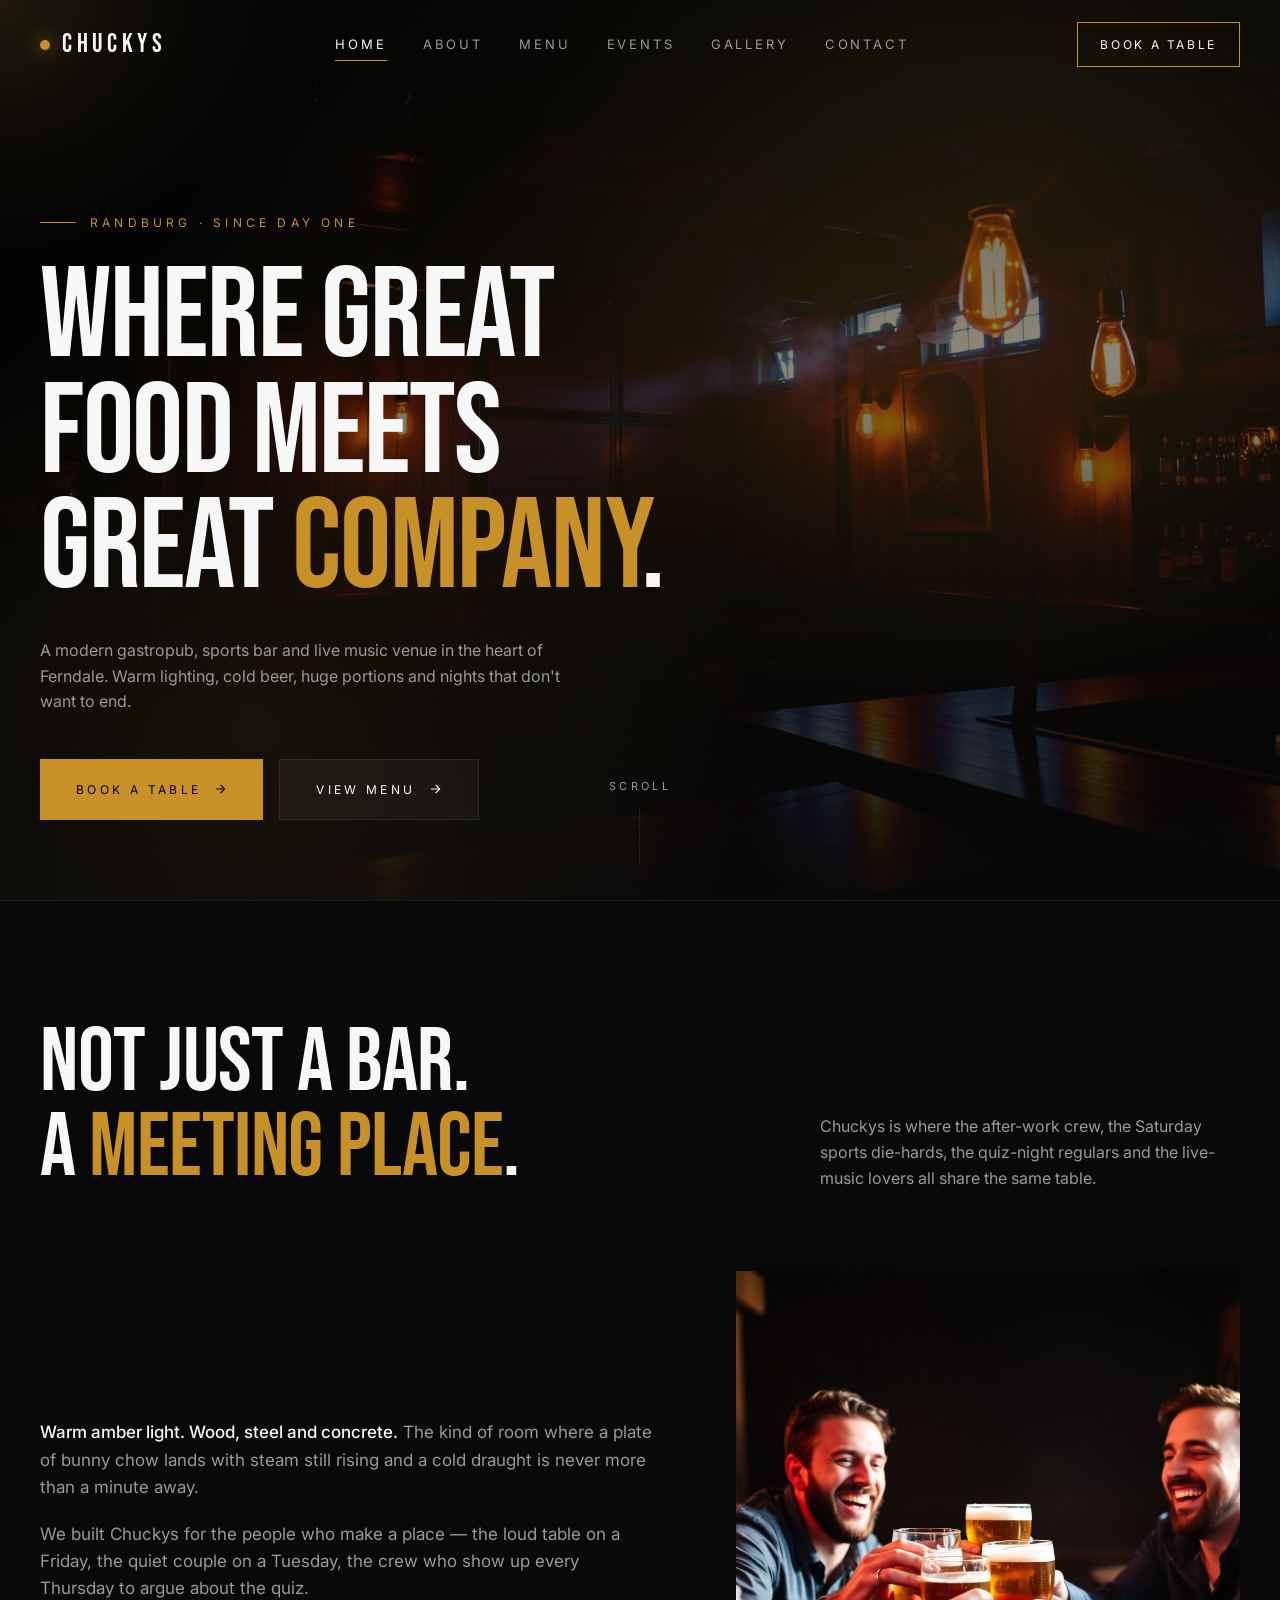
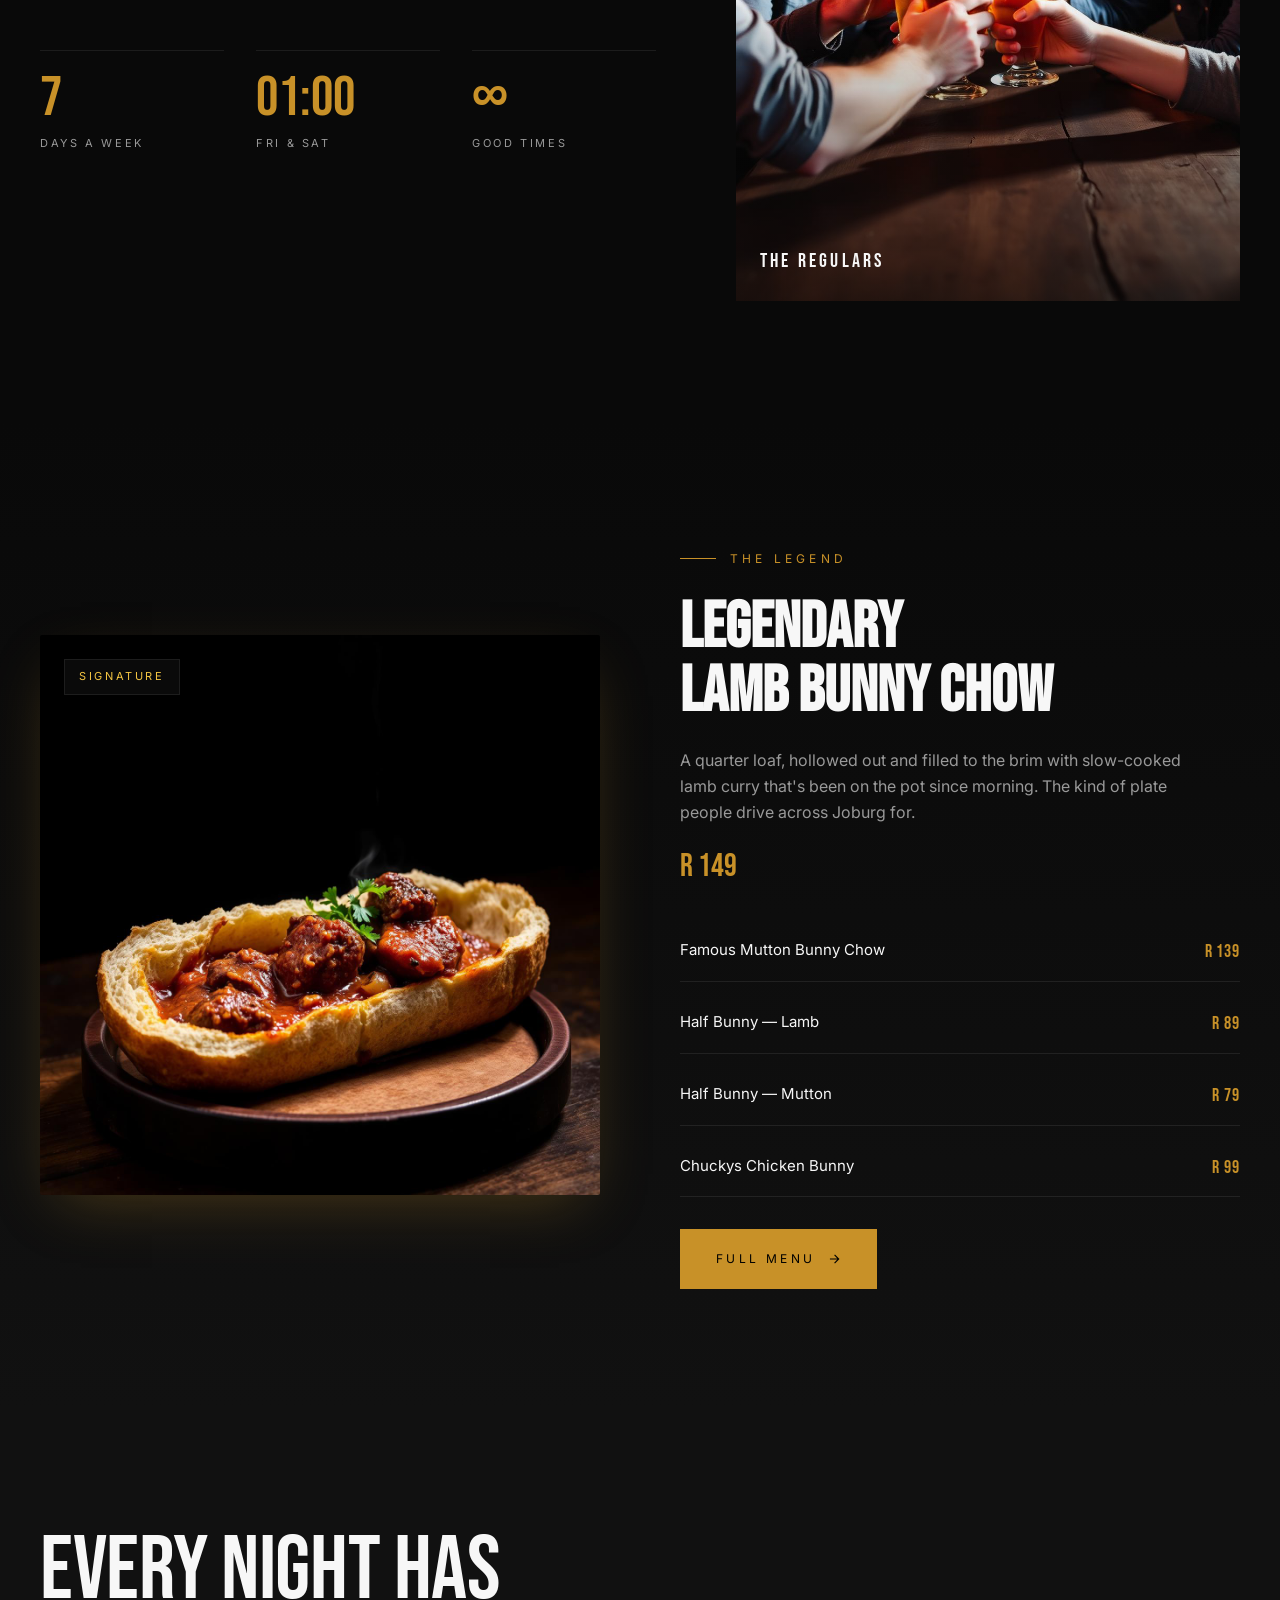
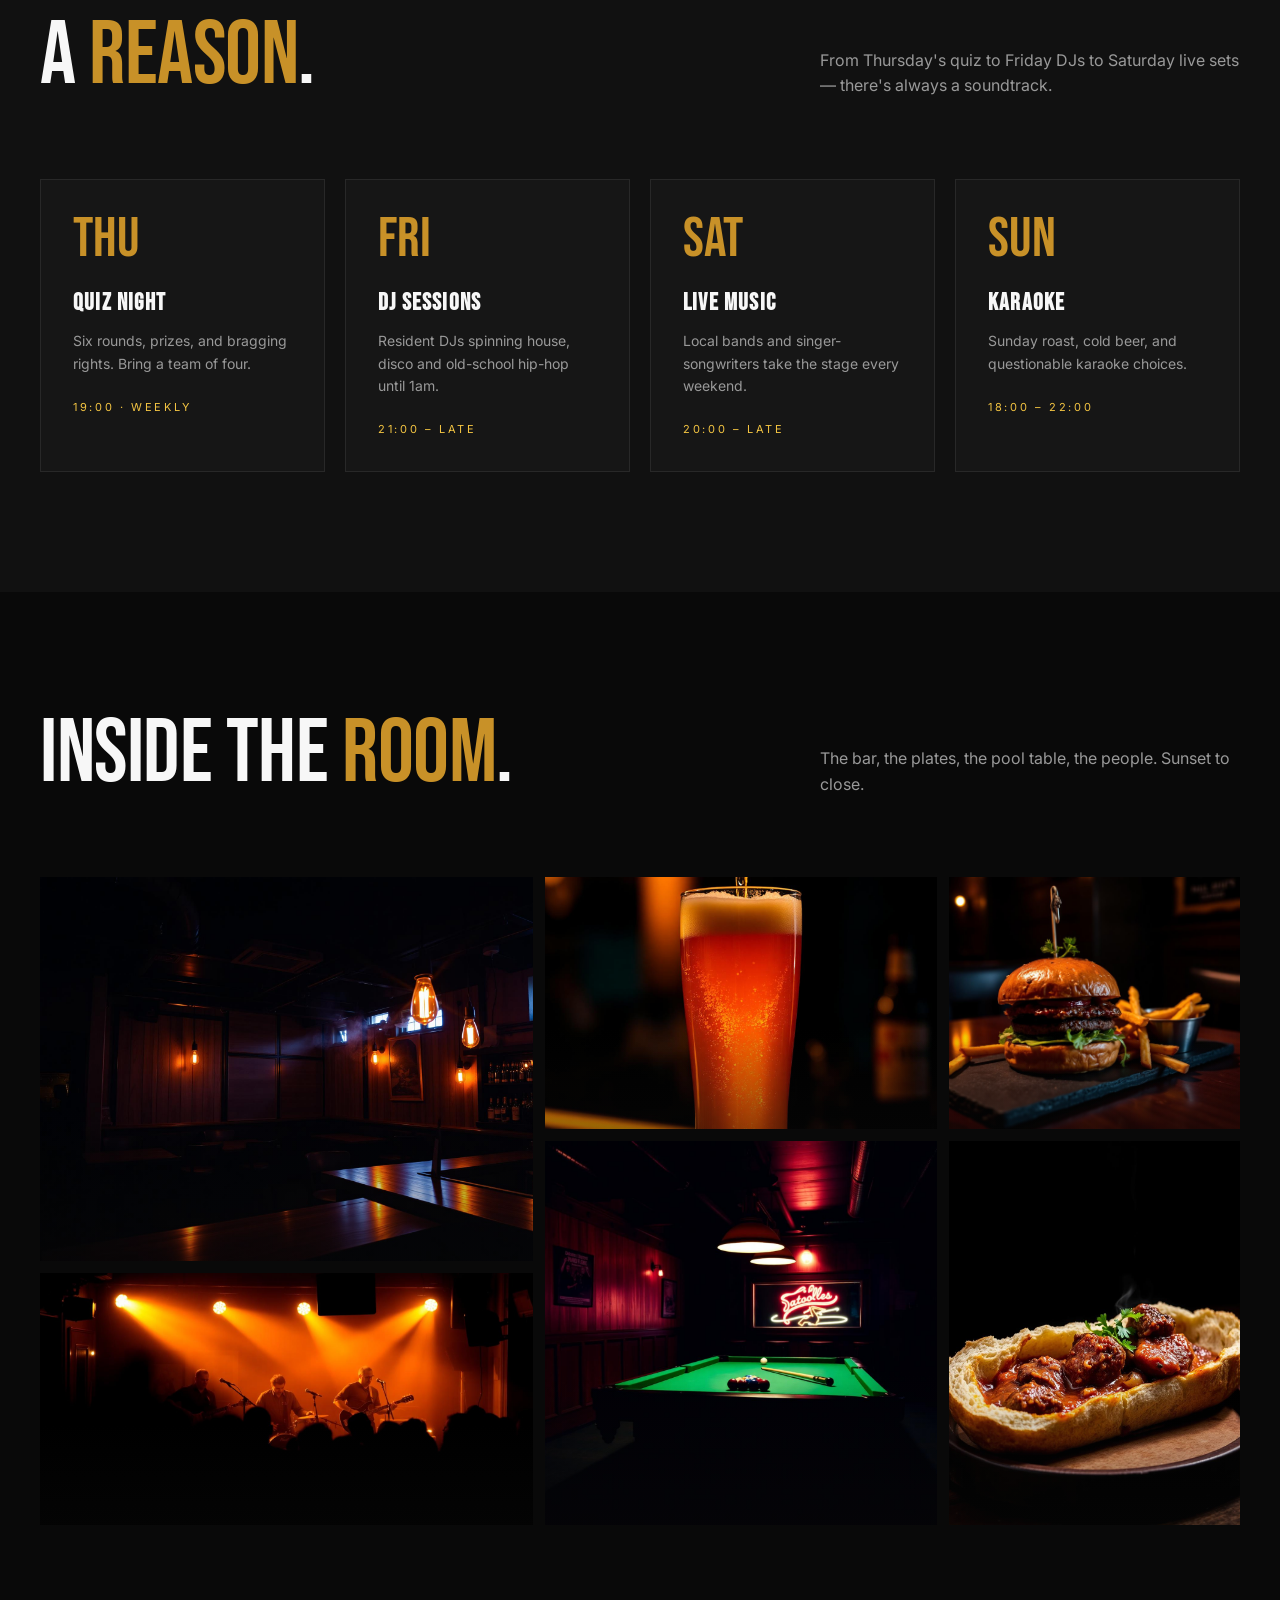
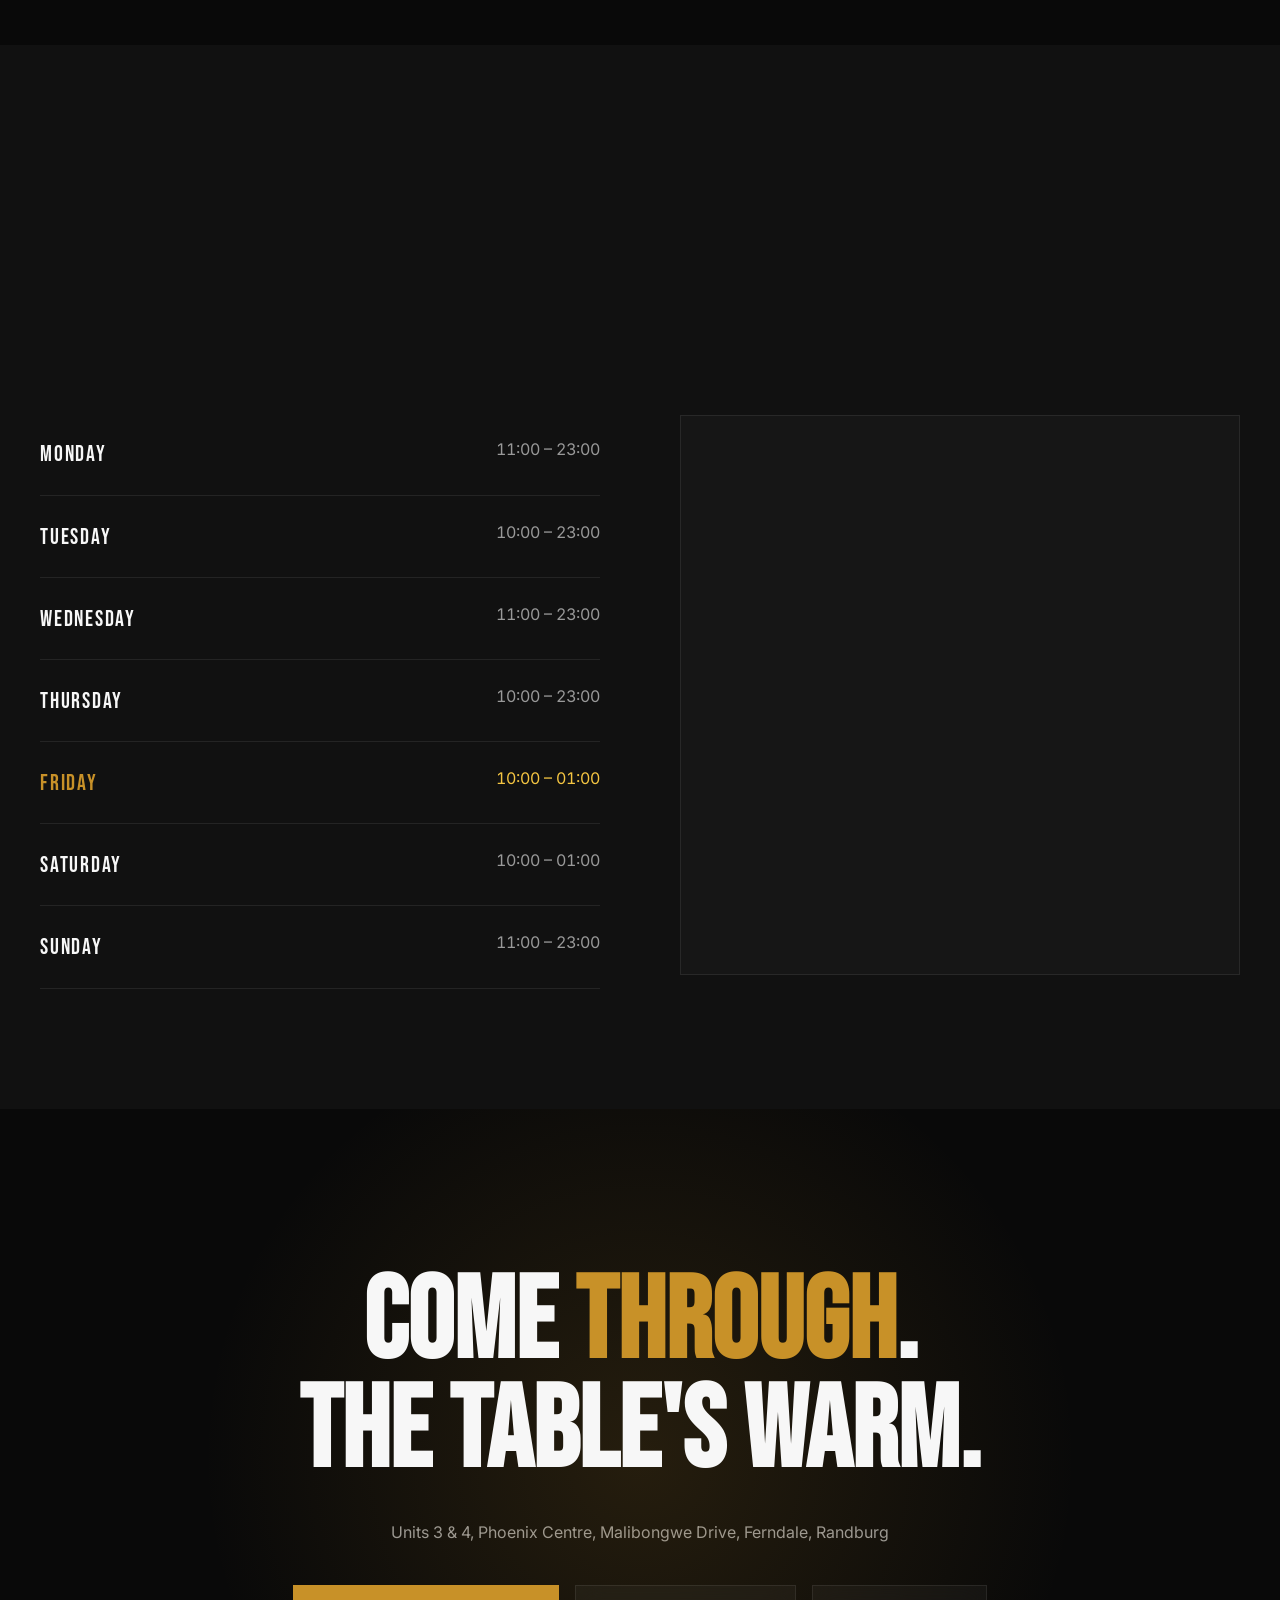
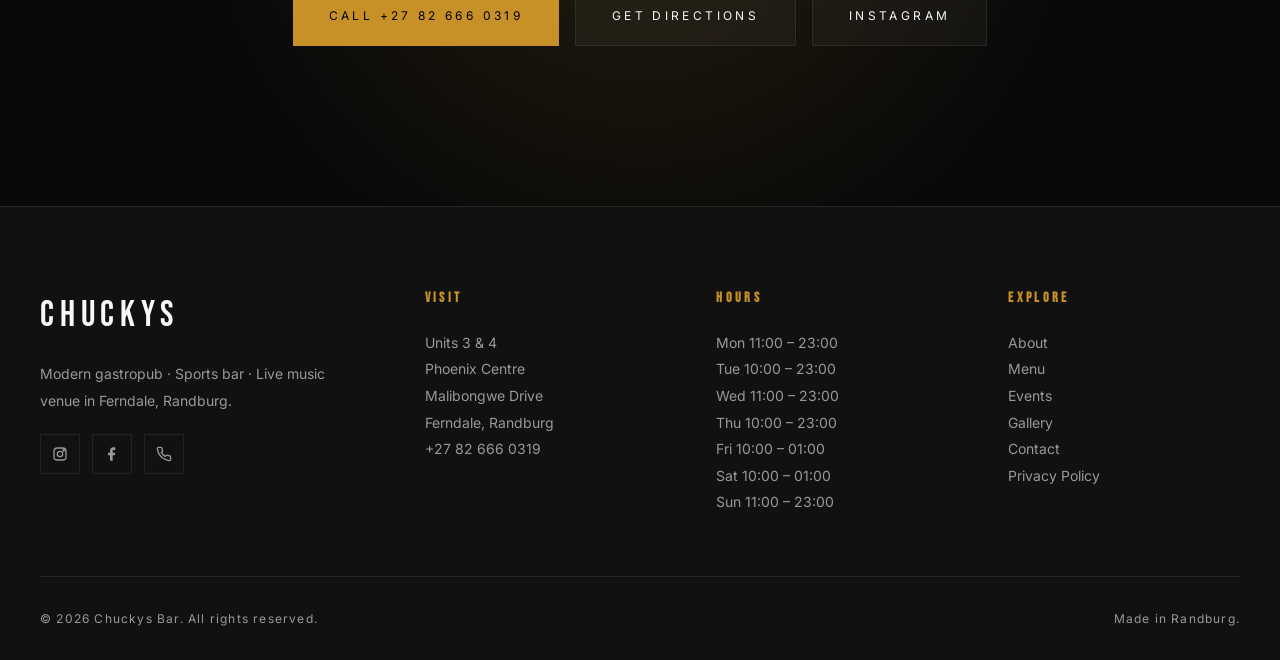
<file: index.html>
<!DOCTYPE html>
<html lang="en">
<head>
<meta charset="UTF-8" />
<meta name="viewport" content="width=device-width,initial-scale=1" />
<title>Chuckys Bar — Where Great Food Meets Great Company | Randburg</title>
<meta name="description" content="Chuckys Bar in Ferndale, Randburg — a modern gastropub, sports bar and live music venue famous for legendary lamb & mutton bunny chow, DJs, quiz nights and karaoke." />
<meta name="theme-color" content="#090909" />
<meta property="og:type" content="restaurant.bar" />
<meta property="og:title" content="Chuckys Bar — Where Great Food Meets Great Company" />
<meta property="og:description" content="Modern gastropub, sports bar and live music venue in Randburg. Legendary bunny chow, big screens, live music, DJs and quiz nights." />
<meta property="og:image" content="assets/hero.jpg" />
<meta property="og:url" content="/" />
<meta name="twitter:card" content="summary_large_image" />
<link rel="canonical" href="/" />
<link rel="icon" type="image/svg+xml" href="favicon.svg" />
<link rel="preconnect" href="https://fonts.googleapis.com">
<link rel="preconnect" href="https://fonts.gstatic.com" crossorigin>
<link href="https://fonts.googleapis.com/css2?family=Bebas+Neue&family=Inter:wght@300;400;500;600&display=swap" rel="stylesheet">
<link rel="stylesheet" href="css/styles.css" />
<script type="application/ld+json">
{"@context":"https://schema.org","@type":"BarOrPub","name":"Chuckys Bar","image":"assets/hero.jpg","address":{"@type":"PostalAddress","streetAddress":"Units 3 & 4, Phoenix Centre, Malibongwe Drive","addressLocality":"Ferndale, Randburg","addressCountry":"ZA"},"telephone":"+27826660319","servesCuisine":["Pub Food","South African","Bunny Chow"],"openingHoursSpecification":[
 {"@type":"OpeningHoursSpecification","dayOfWeek":"Monday","opens":"11:00","closes":"23:00"},
 {"@type":"OpeningHoursSpecification","dayOfWeek":"Tuesday","opens":"10:00","closes":"23:00"},
 {"@type":"OpeningHoursSpecification","dayOfWeek":"Wednesday","opens":"11:00","closes":"23:00"},
 {"@type":"OpeningHoursSpecification","dayOfWeek":"Thursday","opens":"10:00","closes":"23:00"},
 {"@type":"OpeningHoursSpecification","dayOfWeek":"Friday","opens":"10:00","closes":"01:00"},
 {"@type":"OpeningHoursSpecification","dayOfWeek":"Saturday","opens":"10:00","closes":"01:00"},
 {"@type":"OpeningHoursSpecification","dayOfWeek":"Sunday","opens":"11:00","closes":"23:00"}]}
</script>
</head>
<body>

<div class="loader"><div class="loader-mark"><span>C</span><span>H</span><span>U</span><span>C</span><span>K</span><span>Y</span><span>S</span><div class="loader-bar"></div></div></div>
<div class="cursor-glow" aria-hidden="true"></div>

<header class="nav">
  <a href="index.html" class="brand"><span class="brand-dot"></span>CHUCKYS</a>
  <nav class="nav-links" aria-label="Primary">
    <a href="index.html">Home</a>
    <a href="about.html">About</a>
    <a href="menu.html">Menu</a>
    <a href="events.html">Events</a>
    <a href="gallery.html">Gallery</a>
    <a href="contact.html">Contact</a>
  </nav>
  <a href="contact.html" class="nav-cta">Book a Table</a>
  <button class="hamburger" aria-label="Menu"><span></span><span></span><span></span></button>
</header>
<div class="mobile-menu">
  <a href="index.html">Home</a>
  <a href="about.html">About</a>
  <a href="menu.html">Menu</a>
  <a href="events.html">Events</a>
  <a href="gallery.html">Gallery</a>
  <a href="contact.html">Contact</a>
</div>

<main>
<section class="hero">
  <div class="hero-media"><img src="assets/hero.jpg" alt="Chuckys Bar interior at night" fetchpriority="high" /></div>
  <div class="smoke"></div>
  <div class="hero-inner">
    <div class="eyebrow">Randburg · Since Day One</div>
    <h1>
      <span class="line"><span>Where Great</span></span>
      <span class="line"><span>Food Meets</span></span>
      <span class="line"><span>Great <em>Company</em>.</span></span>
    </h1>
    <p class="hero-sub">A modern gastropub, sports bar and live music venue in the heart of Ferndale. Warm lighting, cold beer, huge portions and nights that don't want to end.</p>
    <div class="hero-actions">
      <a href="contact.html" class="btn btn-primary">Book a Table <svg viewBox="0 0 24 24" fill="none" stroke="currentColor" stroke-width="2"><path d="M5 12h14M13 5l7 7-7 7"/></svg></a>
      <a href="menu.html" class="btn btn-ghost">View Menu <svg viewBox="0 0 24 24" fill="none" stroke="currentColor" stroke-width="2"><path d="M5 12h14M13 5l7 7-7 7"/></svg></a>
    </div>
  </div>
  <div class="scroll-ind"><span>Scroll</span><div class="track"></div></div>
</section>

<section class="about" id="about">
  <div class="container">
    <div class="section-head reveal">
      <h2>Not just a bar.<br/>A <em>meeting place</em>.</h2>
      <p class="lead">Chuckys is where the after-work crew, the Saturday sports die-hards, the quiz-night regulars and the live-music lovers all share the same table.</p>
    </div>
    <div class="about-grid">
      <div class="about-copy reveal">
        <p><strong>Warm amber light. Wood, steel and concrete.</strong> The kind of room where a plate of bunny chow lands with steam still rising and a cold draught is never more than a minute away.</p>
        <p>We built Chuckys for the people who make a place — the loud table on a Friday, the quiet couple on a Tuesday, the crew who show up every Thursday to argue about the quiz.</p>
        <div class="stats">
          <div class="stat"><div class="num">7</div><div class="label">Days a Week</div></div>
          <div class="stat"><div class="num">01:00</div><div class="label">Fri & Sat</div></div>
          <div class="stat"><div class="num">∞</div><div class="label">Good Times</div></div>
        </div>
      </div>
      <div class="about-media reveal">
        <img src="assets/people.jpg" alt="Friends laughing over drinks at Chuckys Bar" loading="lazy" />
        <div class="tag">The Regulars</div>
      </div>
    </div>
  </div>
</section>

<section class="signature">
  <div class="container">
    <div class="sig-grid">
      <div class="sig-media reveal">
        <span class="sig-label">Signature</span>
        <img src="assets/bunny.jpg" alt="Legendary lamb bunny chow" loading="lazy" />
      </div>
      <div class="sig-copy reveal">
        <div class="eyebrow">The Legend</div>
        <h3>Legendary<br/>Lamb Bunny Chow</h3>
        <p style="color:var(--muted);max-width:52ch">A quarter loaf, hollowed out and filled to the brim with slow-cooked lamb curry that's been on the pot since morning. The kind of plate people drive across Joburg for.</p>
        <div class="price">R 149</div>
        <ul class="sig-list">
          <li><span>Famous Mutton Bunny Chow</span><span>R 139</span></li>
          <li><span>Half Bunny — Lamb</span><span>R 89</span></li>
          <li><span>Half Bunny — Mutton</span><span>R 79</span></li>
          <li><span>Chuckys Chicken Bunny</span><span>R 99</span></li>
        </ul>
        <div style="margin-top:32px"><a href="menu.html" class="btn btn-primary">Full Menu <svg viewBox="0 0 24 24" fill="none" stroke="currentColor" stroke-width="2"><path d="M5 12h14M13 5l7 7-7 7"/></svg></a></div>
      </div>
    </div>
  </div>
</section>

<section class="events" id="events">
  <div class="container">
    <div class="section-head reveal">
      <h2>Every night has a <em>reason</em>.</h2>
      <p class="lead">From Thursday's quiz to Friday DJs to Saturday live sets — there's always a soundtrack.</p>
    </div>
    <div class="events-grid reveal-stagger">
      <div class="event"><div class="day">Thu</div><h4>Quiz Night</h4><p>Six rounds, prizes, and bragging rights. Bring a team of four.</p><div class="time">19:00 · Weekly</div></div>
      <div class="event"><div class="day">Fri</div><h4>DJ Sessions</h4><p>Resident DJs spinning house, disco and old-school hip-hop until 1am.</p><div class="time">21:00 – Late</div></div>
      <div class="event"><div class="day">Sat</div><h4>Live Music</h4><p>Local bands and singer-songwriters take the stage every weekend.</p><div class="time">20:00 – Late</div></div>
      <div class="event"><div class="day">Sun</div><h4>Karaoke</h4><p>Sunday roast, cold beer, and questionable karaoke choices.</p><div class="time">18:00 – 22:00</div></div>
    </div>
  </div>
</section>

<section class="gallery" id="gallery">
  <div class="container">
    <div class="section-head reveal">
      <h2>Inside the <em>room</em>.</h2>
      <p class="lead">The bar, the plates, the pool table, the people. Sunset to close.</p>
    </div>
    <div class="gallery-grid reveal-stagger">
      <a href="gallery.html" class="gallery-item g1"><img src="assets/hero.jpg" alt="Bar interior" loading="lazy"/></a>
      <a href="gallery.html" class="gallery-item g2"><img src="assets/beer.jpg" alt="Pouring beer" loading="lazy"/></a>
      <a href="gallery.html" class="gallery-item g3"><img src="assets/burger.jpg" alt="Gourmet burger" loading="lazy"/></a>
      <a href="gallery.html" class="gallery-item g4"><img src="assets/pool.jpg" alt="Pool table" loading="lazy"/></a>
      <a href="gallery.html" class="gallery-item g5"><img src="assets/bunny.jpg" alt="Bunny chow" loading="lazy"/></a>
      <a href="gallery.html" class="gallery-item g6"><img src="assets/live.jpg" alt="Live music" loading="lazy"/></a>
    </div>
  </div>
</section>

<section class="hours" id="hours">
  <div class="container">
    <div class="section-head reveal">
      <h2>Open <em>late</em>. Almost always.</h2>
      <p class="lead">Weekends run until 1am. Weekdays keep the kitchen and taps going late.</p>
    </div>
    <div class="hours-grid">
      <ul class="hours-list reveal">
        <li><span class="day">Monday</span><span class="time">11:00 – 23:00</span></li>
        <li><span class="day">Tuesday</span><span class="time">10:00 – 23:00</span></li>
        <li><span class="day">Wednesday</span><span class="time">11:00 – 23:00</span></li>
        <li><span class="day">Thursday</span><span class="time">10:00 – 23:00</span></li>
        <li><span class="day">Friday</span><span class="time">10:00 – 01:00</span></li>
        <li><span class="day">Saturday</span><span class="time">10:00 – 01:00</span></li>
        <li><span class="day">Sunday</span><span class="time">11:00 – 23:00</span></li>
      </ul>
      <div class="map-wrap reveal">
        <iframe title="Chuckys Bar location" loading="lazy" src="https://www.google.com/maps?q=Phoenix+Centre+Malibongwe+Drive+Ferndale+Randburg&output=embed"></iframe>
      </div>
    </div>
  </div>
</section>

<section class="cta">
  <h2>Come <em>through</em>.<br/>The table's warm.</h2>
  <p style="color:var(--muted);max-width:52ch;margin:0 auto">Units 3 & 4, Phoenix Centre, Malibongwe Drive, Ferndale, Randburg</p>
  <div class="contact-row">
    <a href="tel:+27826660319" class="btn btn-primary">Call +27 82 666 0319</a>
    <a href="https://maps.google.com/?q=Phoenix+Centre+Malibongwe+Drive+Ferndale+Randburg" target="_blank" rel="noopener" class="btn btn-ghost">Get Directions</a>
    <a href="https://instagram.com" target="_blank" rel="noopener" class="btn btn-ghost">Instagram</a>
  </div>
</section>
</main>

<footer>
  <div class="foot-grid">
    <div>
      <span class="foot-brand">CHUCKYS</span>
      <p>Modern gastropub · Sports bar · Live music venue in Ferndale, Randburg.</p>
      <div class="socials">
        <a href="https://instagram.com" aria-label="Instagram"><svg viewBox="0 0 24 24" fill="none" stroke="currentColor" stroke-width="2"><rect x="3" y="3" width="18" height="18" rx="5"/><circle cx="12" cy="12" r="4"/><circle cx="17.5" cy="6.5" r="1" fill="currentColor"/></svg></a>
        <a href="https://facebook.com" aria-label="Facebook"><svg viewBox="0 0 24 24" fill="currentColor"><path d="M13 22v-8h3l1-4h-4V7.5C13 6.5 13.4 6 14.7 6H17V2.3c-.5-.1-1.7-.3-3-.3-3 0-5 1.8-5 5.2V10H6v4h3v8h4z"/></svg></a>
        <a href="tel:+27826660319" aria-label="Phone"><svg viewBox="0 0 24 24" fill="none" stroke="currentColor" stroke-width="2"><path d="M22 16.9v3a2 2 0 0 1-2.2 2 19.8 19.8 0 0 1-8.6-3.1 19.5 19.5 0 0 1-6-6A19.8 19.8 0 0 1 2.1 4.2 2 2 0 0 1 4.1 2h3a2 2 0 0 1 2 1.7c.1.9.3 1.8.6 2.6a2 2 0 0 1-.5 2.1L8 9.6a16 16 0 0 0 6 6l1.2-1.2a2 2 0 0 1 2.1-.5c.8.3 1.7.5 2.6.6a2 2 0 0 1 1.7 2z"/></svg></a>
      </div>
    </div>
    <div>
      <h5>Visit</h5>
      <p>Units 3 & 4<br/>Phoenix Centre<br/>Malibongwe Drive<br/>Ferndale, Randburg</p>
      <p><a href="tel:+27826660319">+27 82 666 0319</a></p>
    </div>
    <div>
      <h5>Hours</h5>
      <ul>
        <li>Mon 11:00 – 23:00</li>
        <li>Tue 10:00 – 23:00</li>
        <li>Wed 11:00 – 23:00</li>
        <li>Thu 10:00 – 23:00</li>
        <li>Fri 10:00 – 01:00</li>
        <li>Sat 10:00 – 01:00</li>
        <li>Sun 11:00 – 23:00</li>
      </ul>
    </div>
    <div>
      <h5>Explore</h5>
      <ul>
        <li><a href="about.html">About</a></li>
        <li><a href="menu.html">Menu</a></li>
        <li><a href="events.html">Events</a></li>
        <li><a href="gallery.html">Gallery</a></li>
        <li><a href="contact.html">Contact</a></li>
        <li><a href="privacy.html">Privacy Policy</a></li>
      </ul>
    </div>
  </div>
  <div class="foot-bottom">
    <span>© <span id="yr"></span> Chuckys Bar. All rights reserved.</span>
    <span>Made in Randburg.</span>
  </div>
</footer>
<script>document.getElementById('yr').textContent=new Date().getFullYear()</script>
<script src="js/main.js"></script>
</body>
</html>
</file>
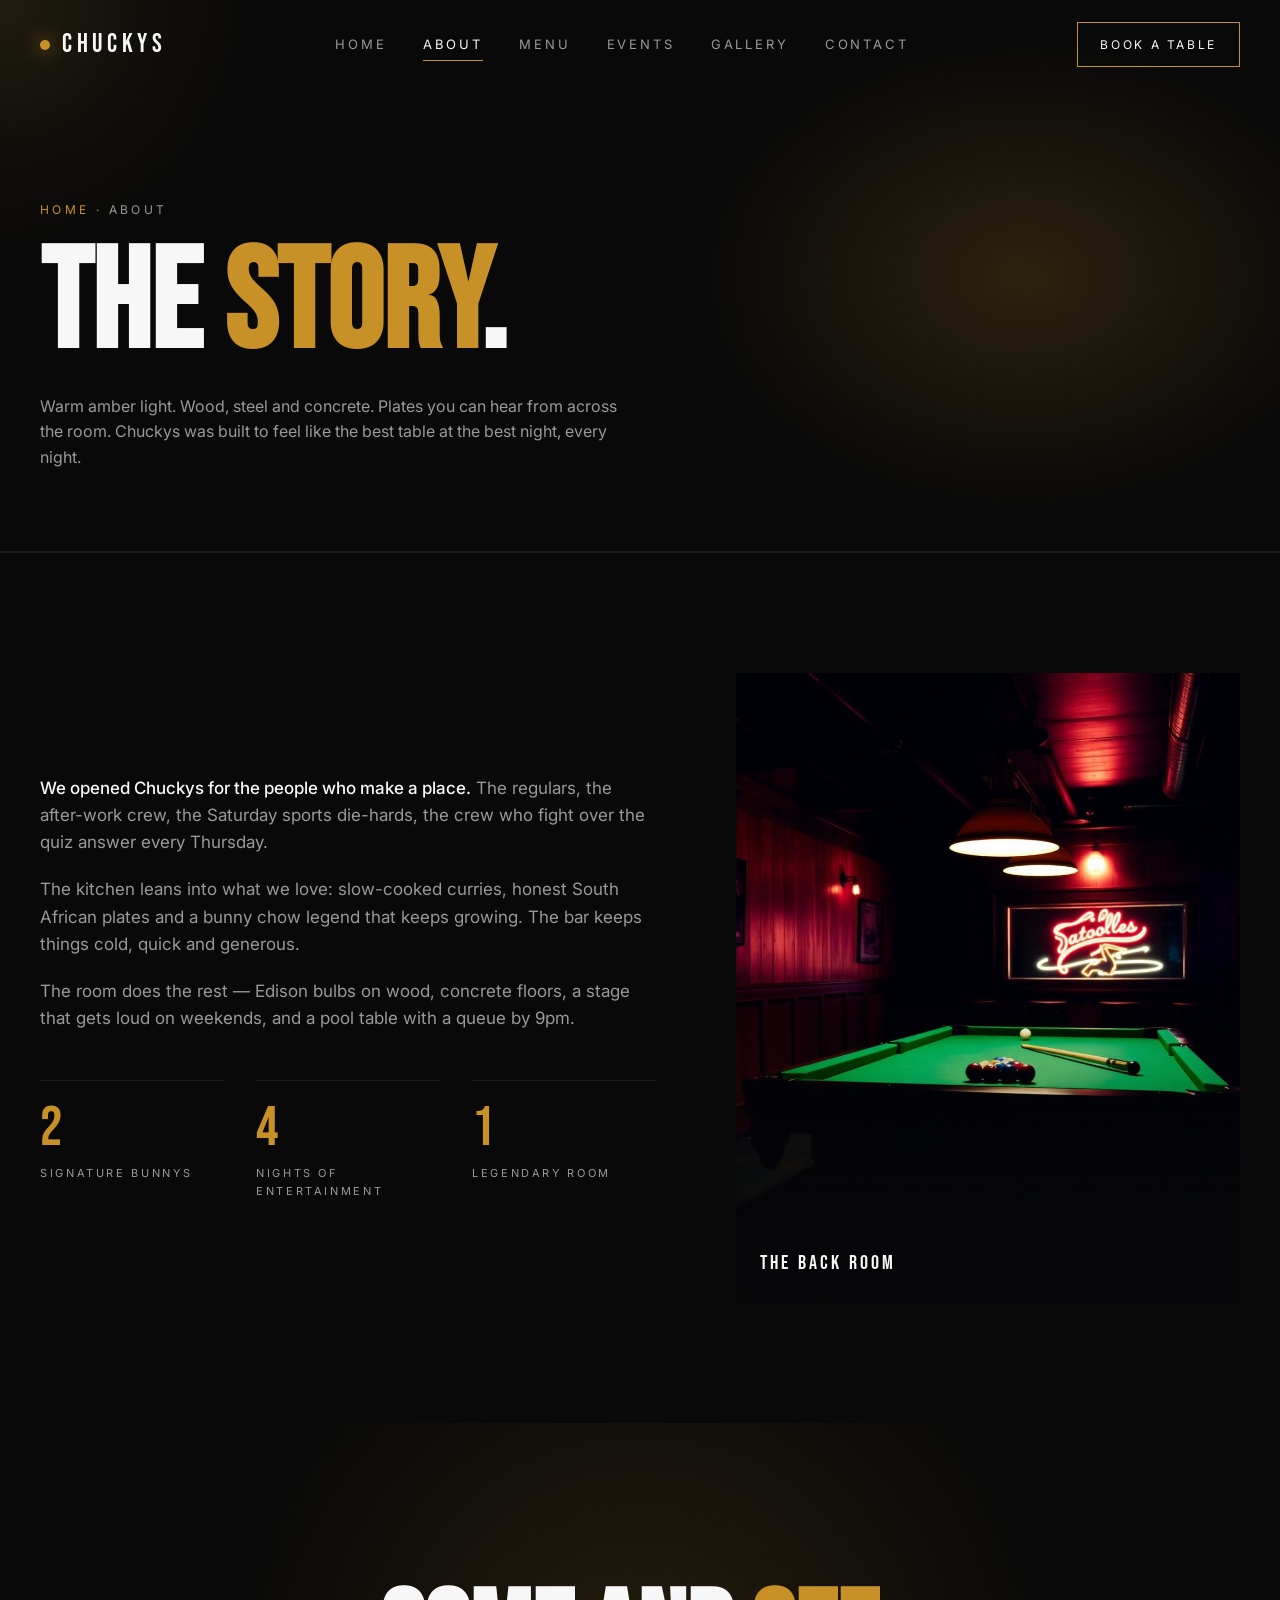
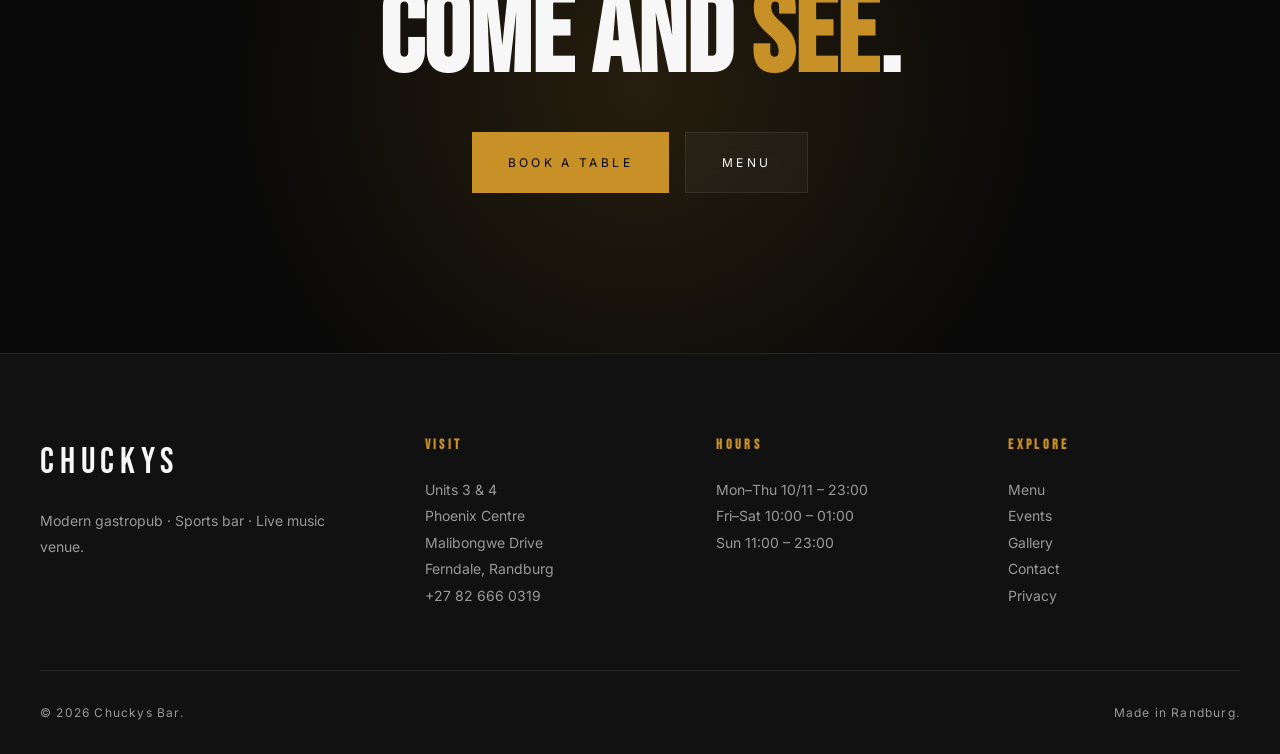
<file: about.html>
<!DOCTYPE html>
<html lang="en">
<head>
<meta charset="UTF-8" />
<meta name="viewport" content="width=device-width,initial-scale=1" />
<title>About — Chuckys Bar</title>
<meta name="description" content="The story of Chuckys Bar in Ferndale, Randburg — a gastropub with warm lighting, huge portions and even bigger nights." />
<link rel="icon" type="image/svg+xml" href="favicon.svg" />
<link rel="preconnect" href="https://fonts.googleapis.com">
<link rel="preconnect" href="https://fonts.gstatic.com" crossorigin>
<link href="https://fonts.googleapis.com/css2?family=Bebas+Neue&family=Inter:wght@300;400;500;600&display=swap" rel="stylesheet">
<link rel="stylesheet" href="css/styles.css" />
</head>
<body>
<div class="cursor-glow"></div>
<header class="nav">
  <a href="index.html" class="brand"><span class="brand-dot"></span>CHUCKYS</a>
  <nav class="nav-links"><a href="index.html">Home</a><a href="about.html">About</a><a href="menu.html">Menu</a><a href="events.html">Events</a><a href="gallery.html">Gallery</a><a href="contact.html">Contact</a></nav>
  <a href="contact.html" class="nav-cta">Book a Table</a>
  <button class="hamburger" aria-label="Menu"><span></span><span></span><span></span></button>
</header>
<div class="mobile-menu"><a href="index.html">Home</a><a href="about.html">About</a><a href="menu.html">Menu</a><a href="events.html">Events</a><a href="gallery.html">Gallery</a><a href="contact.html">Contact</a></div>

<section class="page-hero">
  <div class="page-hero-inner">
    <div class="crumb"><a href="index.html">Home</a> · About</div>
    <h1>The <em>story</em>.</h1>
    <p style="color:var(--muted);max-width:60ch;margin-top:24px">Warm amber light. Wood, steel and concrete. Plates you can hear from across the room. Chuckys was built to feel like the best table at the best night, every night.</p>
  </div>
</section>

<section class="about">
  <div class="container">
    <div class="about-grid">
      <div class="about-copy reveal">
        <p><strong>We opened Chuckys for the people who make a place.</strong> The regulars, the after-work crew, the Saturday sports die-hards, the crew who fight over the quiz answer every Thursday.</p>
        <p>The kitchen leans into what we love: slow-cooked curries, honest South African plates and a bunny chow legend that keeps growing. The bar keeps things cold, quick and generous.</p>
        <p>The room does the rest — Edison bulbs on wood, concrete floors, a stage that gets loud on weekends, and a pool table with a queue by 9pm.</p>
        <div class="stats">
          <div class="stat"><div class="num">2</div><div class="label">Signature Bunnys</div></div>
          <div class="stat"><div class="num">4</div><div class="label">Nights of Entertainment</div></div>
          <div class="stat"><div class="num">1</div><div class="label">Legendary Room</div></div>
        </div>
      </div>
      <div class="about-media reveal"><img src="assets/pool.jpg" alt="Pool table at Chuckys" loading="lazy" /><div class="tag">The Back Room</div></div>
    </div>
  </div>
</section>

<section class="cta">
  <h2>Come and <em>see</em>.</h2>
  <div class="contact-row"><a href="contact.html" class="btn btn-primary">Book a Table</a><a href="menu.html" class="btn btn-ghost">Menu</a></div>
</section>

<footer>
  <div class="foot-grid">
    <div><span class="foot-brand">CHUCKYS</span><p>Modern gastropub · Sports bar · Live music venue.</p></div>
    <div><h5>Visit</h5><p>Units 3 & 4<br/>Phoenix Centre<br/>Malibongwe Drive<br/>Ferndale, Randburg</p><p><a href="tel:+27826660319">+27 82 666 0319</a></p></div>
    <div><h5>Hours</h5><ul><li>Mon–Thu 10/11 – 23:00</li><li>Fri–Sat 10:00 – 01:00</li><li>Sun 11:00 – 23:00</li></ul></div>
    <div><h5>Explore</h5><ul><li><a href="menu.html">Menu</a></li><li><a href="events.html">Events</a></li><li><a href="gallery.html">Gallery</a></li><li><a href="contact.html">Contact</a></li><li><a href="privacy.html">Privacy</a></li></ul></div>
  </div>
  <div class="foot-bottom"><span>© <span id="yr"></span> Chuckys Bar.</span><span>Made in Randburg.</span></div>
</footer>
<script>document.getElementById('yr').textContent=new Date().getFullYear()</script>
<script src="js/main.js"></script>
</body></html>
</file>
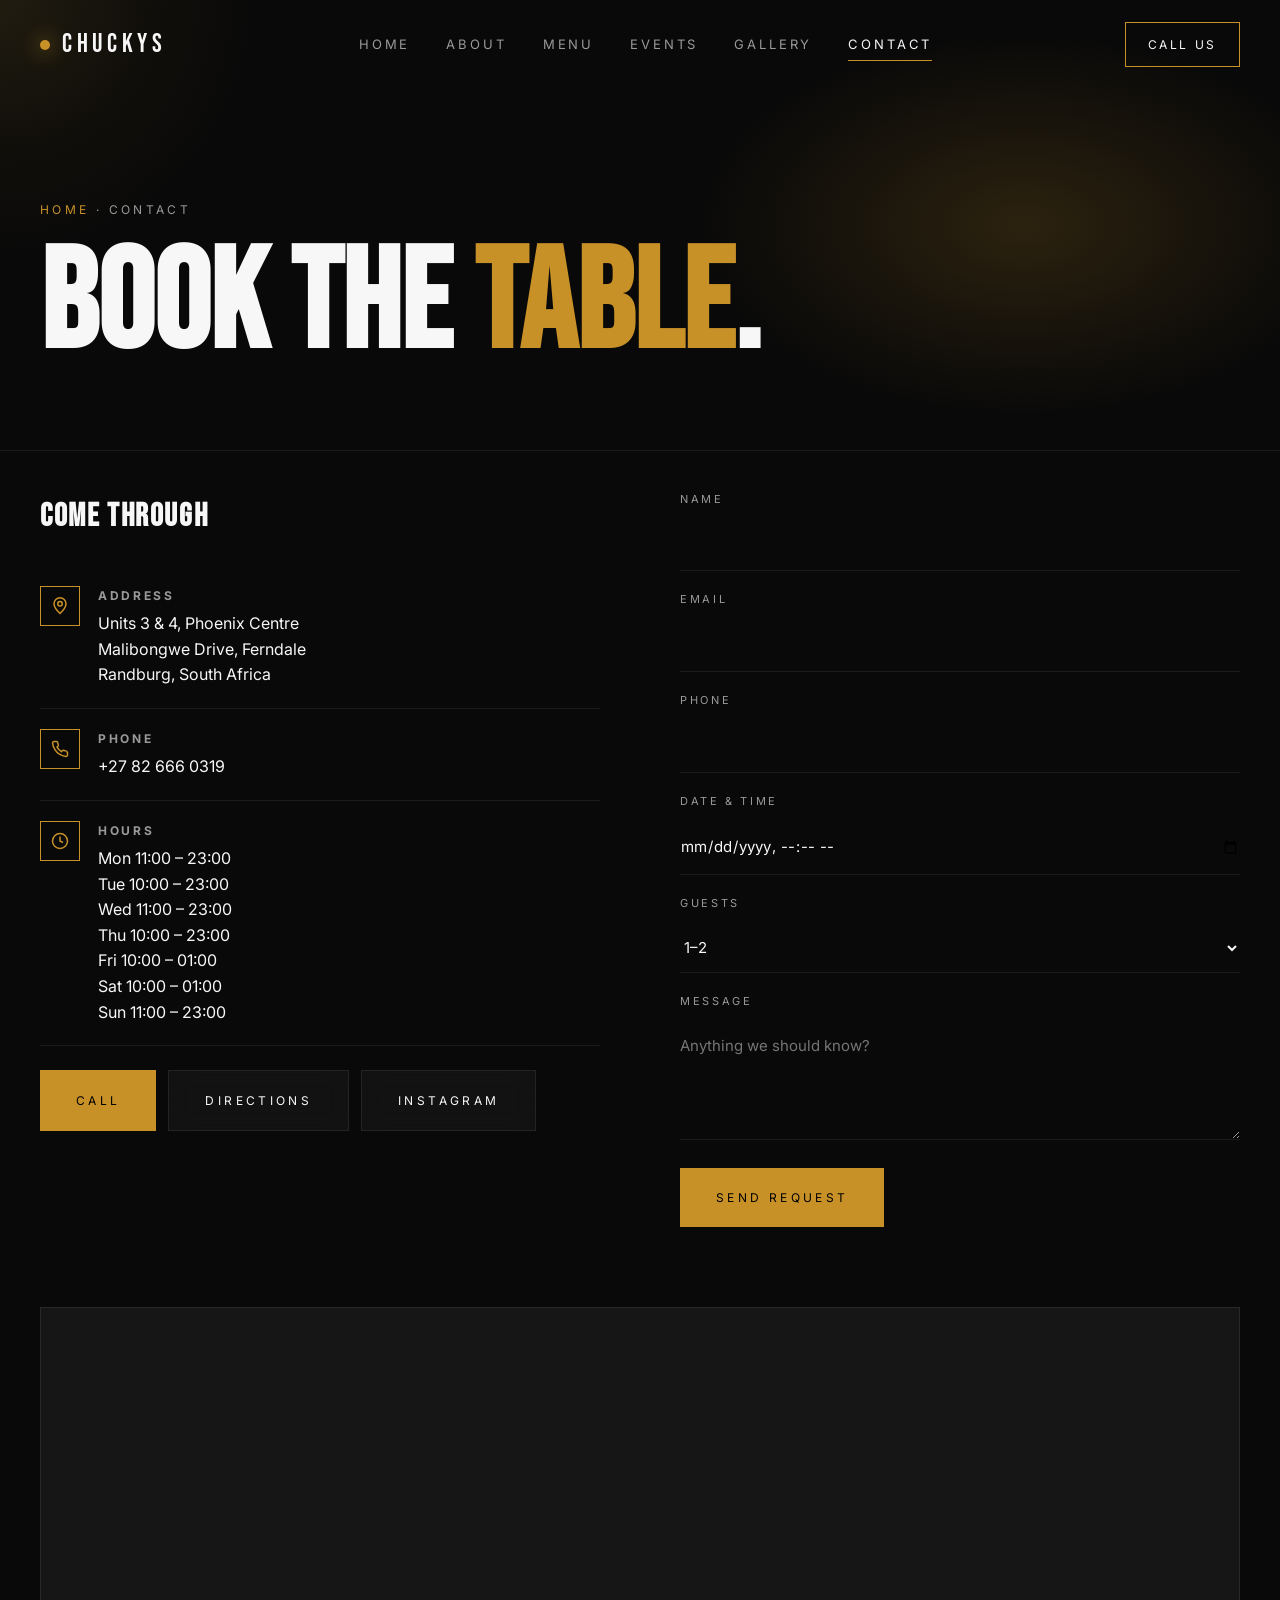
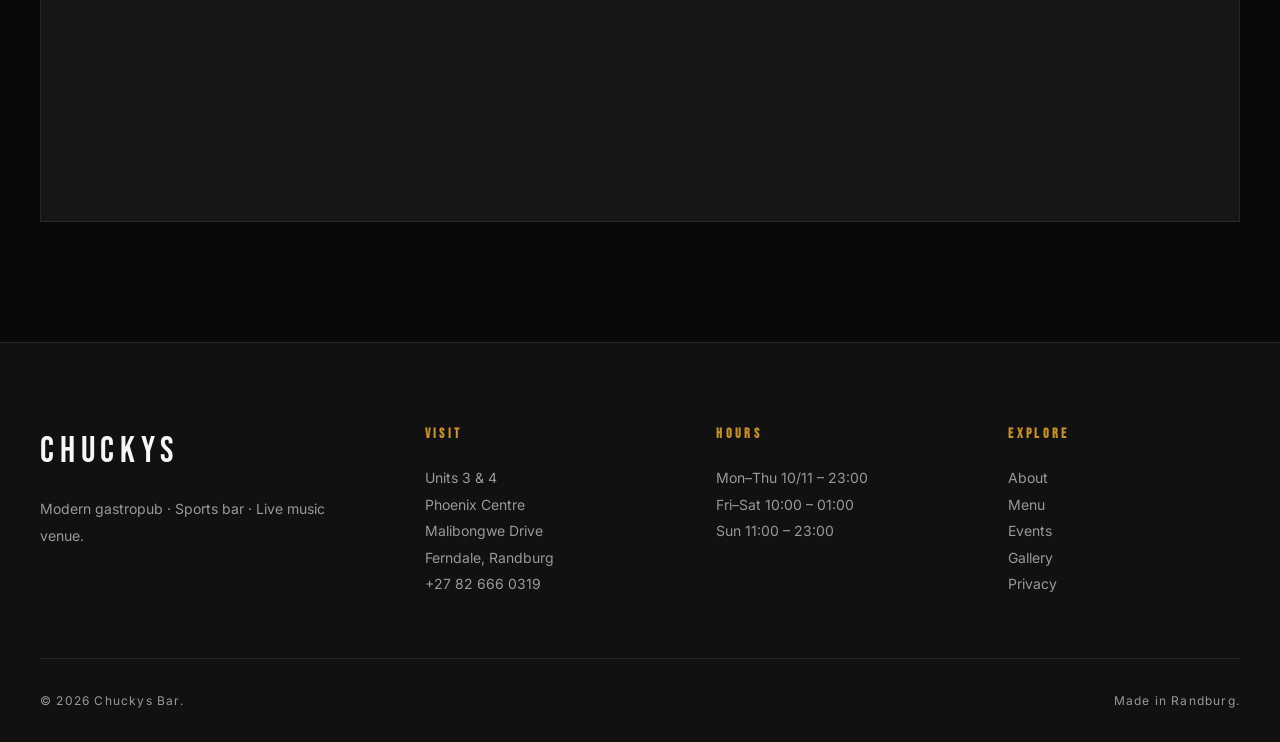
<file: contact.html>
<!DOCTYPE html>
<html lang="en">
<head>
<meta charset="UTF-8" />
<meta name="viewport" content="width=device-width,initial-scale=1" />
<title>Contact & Book a Table — Chuckys Bar Randburg</title>
<meta name="description" content="Contact Chuckys Bar in Ferndale, Randburg. Call +27 82 666 0319 or book a table online." />
<link rel="icon" type="image/svg+xml" href="favicon.svg" />
<link rel="preconnect" href="https://fonts.googleapis.com">
<link rel="preconnect" href="https://fonts.gstatic.com" crossorigin>
<link href="https://fonts.googleapis.com/css2?family=Bebas+Neue&family=Inter:wght@300;400;500;600&display=swap" rel="stylesheet">
<link rel="stylesheet" href="css/styles.css" />
</head>
<body>
<div class="cursor-glow"></div>
<header class="nav">
  <a href="index.html" class="brand"><span class="brand-dot"></span>CHUCKYS</a>
  <nav class="nav-links"><a href="index.html">Home</a><a href="about.html">About</a><a href="menu.html">Menu</a><a href="events.html">Events</a><a href="gallery.html">Gallery</a><a href="contact.html">Contact</a></nav>
  <a href="tel:+27826660319" class="nav-cta">Call Us</a>
  <button class="hamburger"><span></span><span></span><span></span></button>
</header>
<div class="mobile-menu"><a href="index.html">Home</a><a href="about.html">About</a><a href="menu.html">Menu</a><a href="events.html">Events</a><a href="gallery.html">Gallery</a><a href="contact.html">Contact</a></div>

<section class="page-hero">
  <div class="page-hero-inner">
    <div class="crumb"><a href="index.html">Home</a> · Contact</div>
    <h1>Book the <em>table</em>.</h1>
  </div>
</section>

<section style="padding:40px 40px 120px">
  <div class="container" style="padding:0;max-width:1200px">
    <div class="contact-grid">
      <div class="contact-info reveal">
        <h3>Come Through</h3>
        <div class="info-row">
          <div class="ic"><svg viewBox="0 0 24 24" fill="none" stroke="currentColor" stroke-width="2"><path d="M12 22s-8-7.6-8-13a8 8 0 1 1 16 0c0 5.4-8 13-8 13z"/><circle cx="12" cy="9" r="3"/></svg></div>
          <div><h5>Address</h5><p>Units 3 & 4, Phoenix Centre<br/>Malibongwe Drive, Ferndale<br/>Randburg, South Africa</p></div>
        </div>
        <div class="info-row">
          <div class="ic"><svg viewBox="0 0 24 24" fill="none" stroke="currentColor" stroke-width="2"><path d="M22 16.9v3a2 2 0 0 1-2.2 2 19.8 19.8 0 0 1-8.6-3.1 19.5 19.5 0 0 1-6-6A19.8 19.8 0 0 1 2.1 4.2 2 2 0 0 1 4.1 2h3a2 2 0 0 1 2 1.7c.1.9.3 1.8.6 2.6a2 2 0 0 1-.5 2.1L8 9.6a16 16 0 0 0 6 6l1.2-1.2a2 2 0 0 1 2.1-.5c.8.3 1.7.5 2.6.6a2 2 0 0 1 1.7 2z"/></svg></div>
          <div><h5>Phone</h5><p><a href="tel:+27826660319" style="color:inherit">+27 82 666 0319</a></p></div>
        </div>
        <div class="info-row">
          <div class="ic"><svg viewBox="0 0 24 24" fill="none" stroke="currentColor" stroke-width="2"><circle cx="12" cy="12" r="10"/><path d="M12 6v6l4 2"/></svg></div>
          <div><h5>Hours</h5><p>Mon 11:00 – 23:00<br/>Tue 10:00 – 23:00<br/>Wed 11:00 – 23:00<br/>Thu 10:00 – 23:00<br/>Fri 10:00 – 01:00<br/>Sat 10:00 – 01:00<br/>Sun 11:00 – 23:00</p></div>
        </div>
        <div style="display:flex;gap:12px;margin-top:24px;flex-wrap:wrap">
          <a href="tel:+27826660319" class="btn btn-primary">Call</a>
          <a href="https://maps.google.com/?q=Phoenix+Centre+Malibongwe+Drive+Ferndale+Randburg" target="_blank" rel="noopener" class="btn btn-ghost">Directions</a>
          <a href="https://instagram.com" target="_blank" rel="noopener" class="btn btn-ghost">Instagram</a>
        </div>
      </div>
      <form class="contact-form reveal" onsubmit="event.preventDefault();this.querySelector('button').textContent='Sent — we\\'ll be in touch';this.reset()">
        <div class="field"><label for="n">Name</label><input id="n" type="text" required /></div>
        <div class="field"><label for="e">Email</label><input id="e" type="email" required /></div>
        <div class="field"><label for="p">Phone</label><input id="p" type="tel" /></div>
        <div class="field"><label for="d">Date & Time</label><input id="d" type="datetime-local" /></div>
        <div class="field"><label for="g">Guests</label><select id="g"><option>1–2</option><option>3–4</option><option>5–8</option><option>9+</option></select></div>
        <div class="field"><label for="m">Message</label><textarea id="m" placeholder="Anything we should know?"></textarea></div>
        <button type="submit" class="btn btn-primary" style="justify-self:start">Send Request</button>
      </form>
    </div>

    <div class="map-wrap reveal" style="margin-top:80px;aspect-ratio:21/9">
      <iframe title="Chuckys Bar map" loading="lazy" src="https://www.google.com/maps?q=Phoenix+Centre+Malibongwe+Drive+Ferndale+Randburg&output=embed"></iframe>
    </div>
  </div>
</section>

<footer>
  <div class="foot-grid">
    <div><span class="foot-brand">CHUCKYS</span><p>Modern gastropub · Sports bar · Live music venue.</p></div>
    <div><h5>Visit</h5><p>Units 3 & 4<br/>Phoenix Centre<br/>Malibongwe Drive<br/>Ferndale, Randburg</p><p><a href="tel:+27826660319">+27 82 666 0319</a></p></div>
    <div><h5>Hours</h5><ul><li>Mon–Thu 10/11 – 23:00</li><li>Fri–Sat 10:00 – 01:00</li><li>Sun 11:00 – 23:00</li></ul></div>
    <div><h5>Explore</h5><ul><li><a href="about.html">About</a></li><li><a href="menu.html">Menu</a></li><li><a href="events.html">Events</a></li><li><a href="gallery.html">Gallery</a></li><li><a href="privacy.html">Privacy</a></li></ul></div>
  </div>
  <div class="foot-bottom"><span>© <span id="yr"></span> Chuckys Bar.</span><span>Made in Randburg.</span></div>
</footer>
<script>document.getElementById('yr').textContent=new Date().getFullYear()</script>
<script src="js/main.js"></script>
</body></html>
</file>
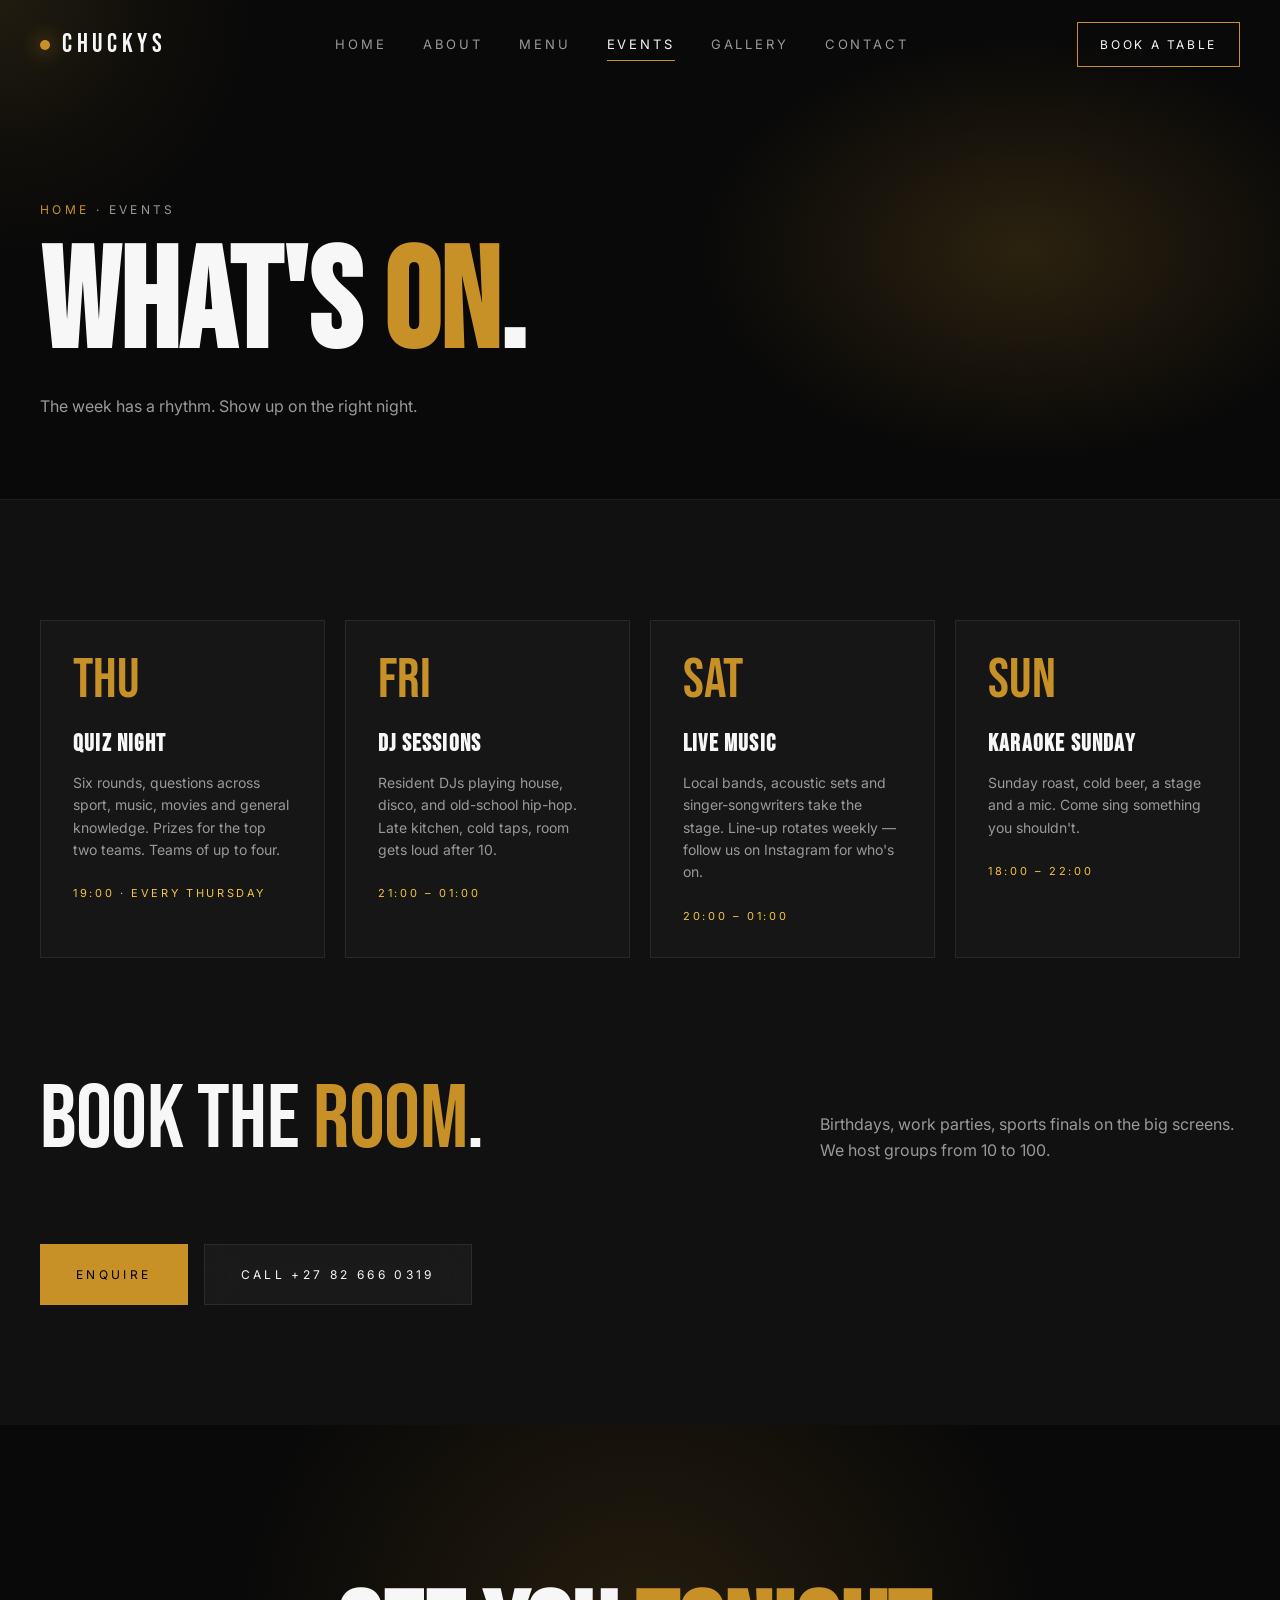
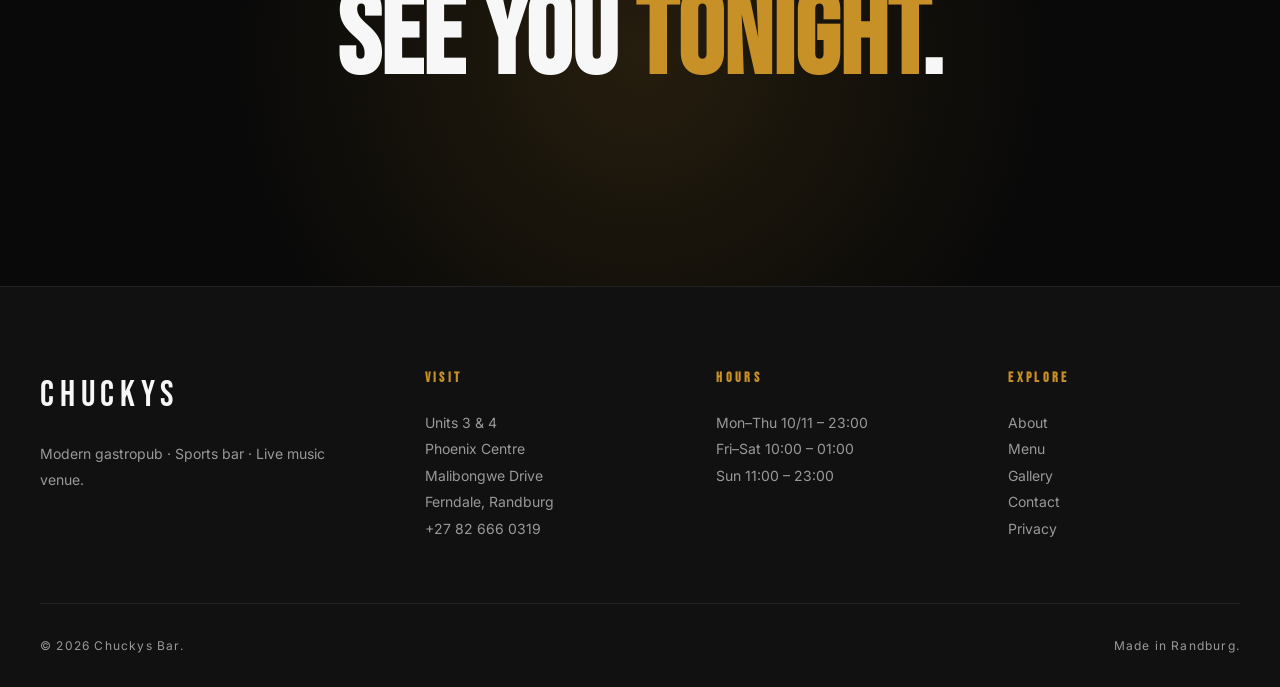
<file: events.html>
<!DOCTYPE html>
<html lang="en">
<head>
<meta charset="UTF-8" />
<meta name="viewport" content="width=device-width,initial-scale=1" />
<title>Events — Chuckys Bar | Quiz Nights, Live Music, DJs & Karaoke</title>
<meta name="description" content="What's on at Chuckys — weekly quiz nights, live music, resident DJs and karaoke in Ferndale, Randburg." />
<link rel="icon" type="image/svg+xml" href="favicon.svg" />
<link rel="preconnect" href="https://fonts.googleapis.com">
<link rel="preconnect" href="https://fonts.gstatic.com" crossorigin>
<link href="https://fonts.googleapis.com/css2?family=Bebas+Neue&family=Inter:wght@300;400;500;600&display=swap" rel="stylesheet">
<link rel="stylesheet" href="css/styles.css" />
</head>
<body>
<div class="cursor-glow"></div>
<header class="nav">
  <a href="index.html" class="brand"><span class="brand-dot"></span>CHUCKYS</a>
  <nav class="nav-links"><a href="index.html">Home</a><a href="about.html">About</a><a href="menu.html">Menu</a><a href="events.html">Events</a><a href="gallery.html">Gallery</a><a href="contact.html">Contact</a></nav>
  <a href="contact.html" class="nav-cta">Book a Table</a>
  <button class="hamburger"><span></span><span></span><span></span></button>
</header>
<div class="mobile-menu"><a href="index.html">Home</a><a href="about.html">About</a><a href="menu.html">Menu</a><a href="events.html">Events</a><a href="gallery.html">Gallery</a><a href="contact.html">Contact</a></div>

<section class="page-hero">
  <div class="page-hero-inner">
    <div class="crumb"><a href="index.html">Home</a> · Events</div>
    <h1>What's <em>on</em>.</h1>
    <p style="color:var(--muted);max-width:60ch;margin-top:24px">The week has a rhythm. Show up on the right night.</p>
  </div>
</section>

<section class="events">
  <div class="container">
    <div class="events-grid reveal-stagger">
      <div class="event"><div class="day">Thu</div><h4>Quiz Night</h4><p>Six rounds, questions across sport, music, movies and general knowledge. Prizes for the top two teams. Teams of up to four.</p><div class="time">19:00 · Every Thursday</div></div>
      <div class="event"><div class="day">Fri</div><h4>DJ Sessions</h4><p>Resident DJs playing house, disco, and old-school hip-hop. Late kitchen, cold taps, room gets loud after 10.</p><div class="time">21:00 – 01:00</div></div>
      <div class="event"><div class="day">Sat</div><h4>Live Music</h4><p>Local bands, acoustic sets and singer-songwriters take the stage. Line-up rotates weekly — follow us on Instagram for who's on.</p><div class="time">20:00 – 01:00</div></div>
      <div class="event"><div class="day">Sun</div><h4>Karaoke Sunday</h4><p>Sunday roast, cold beer, a stage and a mic. Come sing something you shouldn't.</p><div class="time">18:00 – 22:00</div></div>
    </div>

    <div class="section-head reveal" style="margin-top:120px">
      <h2>Book the <em>room</em>.</h2>
      <p class="lead">Birthdays, work parties, sports finals on the big screens. We host groups from 10 to 100.</p>
    </div>
    <div style="display:flex;gap:16px;flex-wrap:wrap"><a href="contact.html" class="btn btn-primary">Enquire</a><a href="tel:+27826660319" class="btn btn-ghost">Call +27 82 666 0319</a></div>
  </div>
</section>

<section class="cta">
  <h2>See you <em>tonight</em>.</h2>
</section>

<footer>
  <div class="foot-grid">
    <div><span class="foot-brand">CHUCKYS</span><p>Modern gastropub · Sports bar · Live music venue.</p></div>
    <div><h5>Visit</h5><p>Units 3 & 4<br/>Phoenix Centre<br/>Malibongwe Drive<br/>Ferndale, Randburg</p><p><a href="tel:+27826660319">+27 82 666 0319</a></p></div>
    <div><h5>Hours</h5><ul><li>Mon–Thu 10/11 – 23:00</li><li>Fri–Sat 10:00 – 01:00</li><li>Sun 11:00 – 23:00</li></ul></div>
    <div><h5>Explore</h5><ul><li><a href="about.html">About</a></li><li><a href="menu.html">Menu</a></li><li><a href="gallery.html">Gallery</a></li><li><a href="contact.html">Contact</a></li><li><a href="privacy.html">Privacy</a></li></ul></div>
  </div>
  <div class="foot-bottom"><span>© <span id="yr"></span> Chuckys Bar.</span><span>Made in Randburg.</span></div>
</footer>
<script>document.getElementById('yr').textContent=new Date().getFullYear()</script>
<script src="js/main.js"></script>
</body></html>
</file>
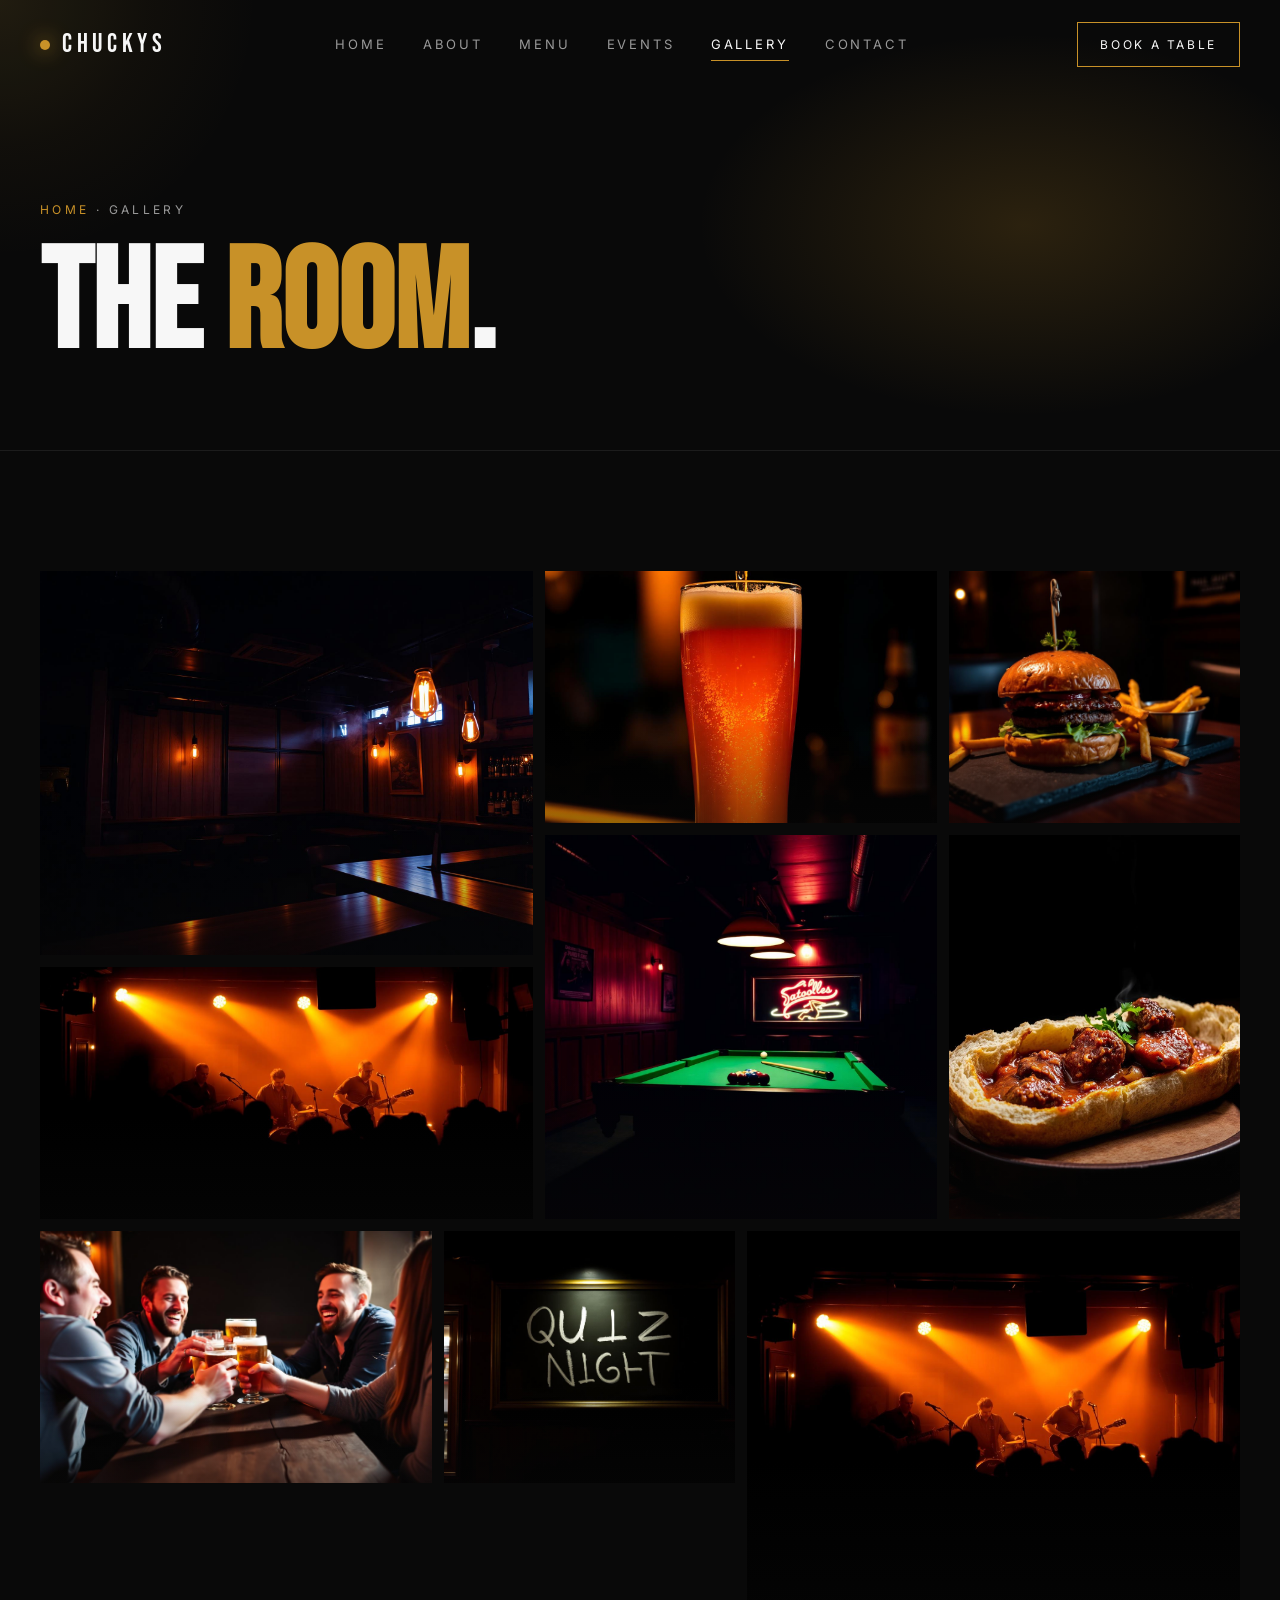
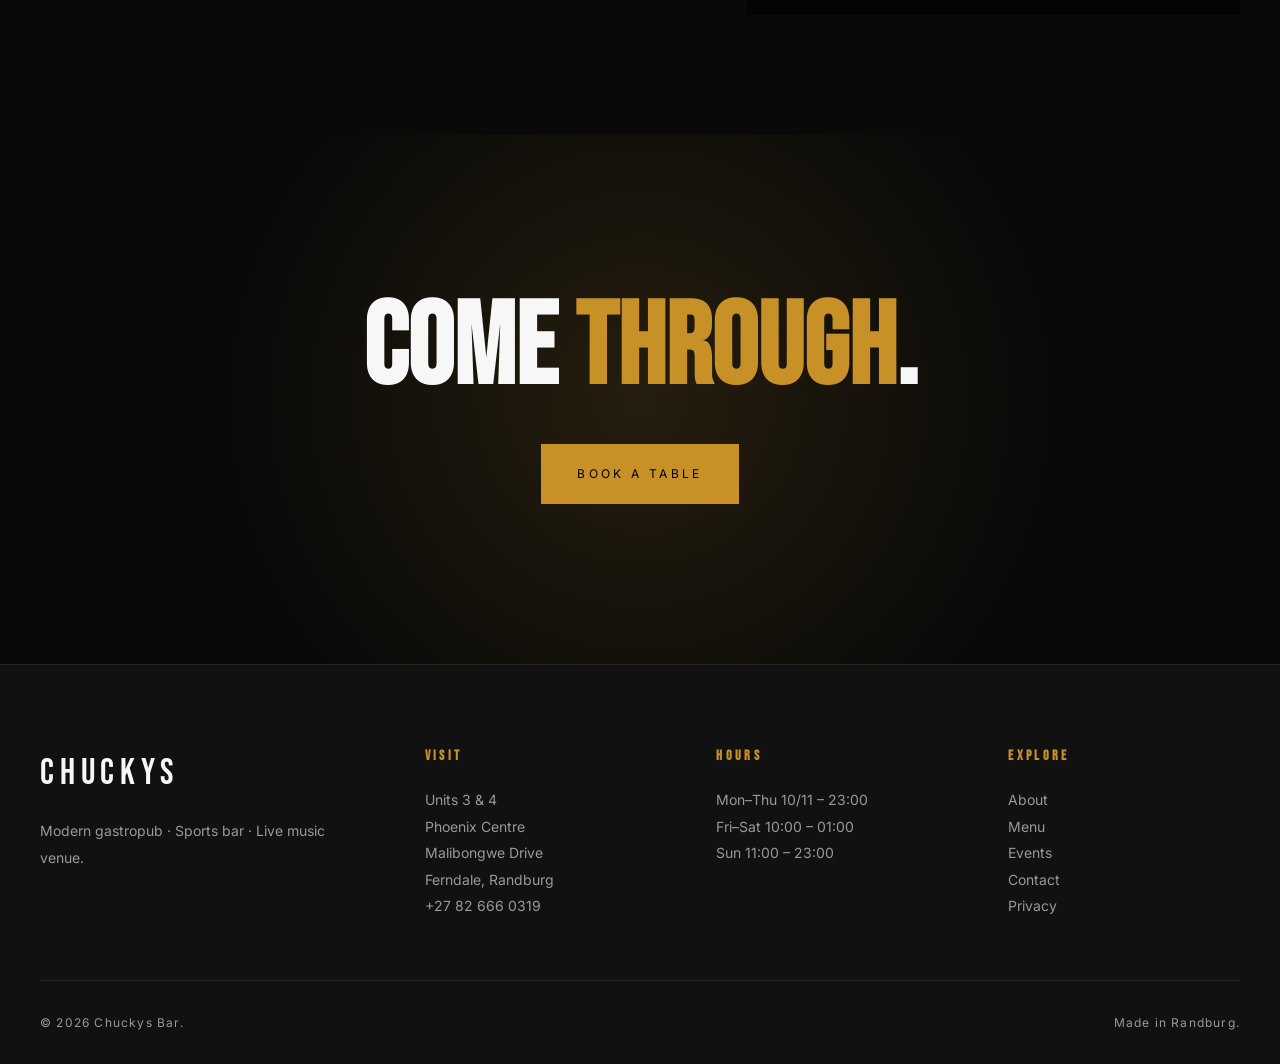
<file: gallery.html>
<!DOCTYPE html>
<html lang="en">
<head>
<meta charset="UTF-8" />
<meta name="viewport" content="width=device-width,initial-scale=1" />
<title>Gallery — Chuckys Bar</title>
<meta name="description" content="Inside Chuckys — the room, the plates, the pool table, the stage, the regulars." />
<link rel="icon" type="image/svg+xml" href="favicon.svg" />
<link rel="preconnect" href="https://fonts.googleapis.com">
<link rel="preconnect" href="https://fonts.gstatic.com" crossorigin>
<link href="https://fonts.googleapis.com/css2?family=Bebas+Neue&family=Inter:wght@300;400;500;600&display=swap" rel="stylesheet">
<link rel="stylesheet" href="css/styles.css" />
</head>
<body>
<div class="cursor-glow"></div>
<header class="nav">
  <a href="index.html" class="brand"><span class="brand-dot"></span>CHUCKYS</a>
  <nav class="nav-links"><a href="index.html">Home</a><a href="about.html">About</a><a href="menu.html">Menu</a><a href="events.html">Events</a><a href="gallery.html">Gallery</a><a href="contact.html">Contact</a></nav>
  <a href="contact.html" class="nav-cta">Book a Table</a>
  <button class="hamburger"><span></span><span></span><span></span></button>
</header>
<div class="mobile-menu"><a href="index.html">Home</a><a href="about.html">About</a><a href="menu.html">Menu</a><a href="events.html">Events</a><a href="gallery.html">Gallery</a><a href="contact.html">Contact</a></div>

<section class="page-hero">
  <div class="page-hero-inner">
    <div class="crumb"><a href="index.html">Home</a> · Gallery</div>
    <h1>The <em>room</em>.</h1>
  </div>
</section>

<section class="gallery">
  <div class="container">
    <div class="gallery-grid reveal-stagger">
      <div class="gallery-item g1"><img src="assets/hero.jpg" alt="Bar interior at night" loading="lazy"/></div>
      <div class="gallery-item g2"><img src="assets/beer.jpg" alt="Pouring beer" loading="lazy"/></div>
      <div class="gallery-item g3"><img src="assets/burger.jpg" alt="Signature burger" loading="lazy"/></div>
      <div class="gallery-item g4"><img src="assets/pool.jpg" alt="Pool table" loading="lazy"/></div>
      <div class="gallery-item g5"><img src="assets/bunny.jpg" alt="Bunny chow" loading="lazy"/></div>
      <div class="gallery-item g6"><img src="assets/live.jpg" alt="Live band" loading="lazy"/></div>
      <div class="gallery-item g2"><img src="assets/people.jpg" alt="Friends drinking" loading="lazy"/></div>
      <div class="gallery-item g3"><img src="assets/quiz.jpg" alt="Quiz night" loading="lazy"/></div>
      <div class="gallery-item g1"><img src="assets/live.jpg" alt="Stage" loading="lazy"/></div>
    </div>
  </div>
</section>

<section class="cta">
  <h2>Come <em>through</em>.</h2>
  <div class="contact-row"><a href="contact.html" class="btn btn-primary">Book a Table</a></div>
</section>

<footer>
  <div class="foot-grid">
    <div><span class="foot-brand">CHUCKYS</span><p>Modern gastropub · Sports bar · Live music venue.</p></div>
    <div><h5>Visit</h5><p>Units 3 & 4<br/>Phoenix Centre<br/>Malibongwe Drive<br/>Ferndale, Randburg</p><p><a href="tel:+27826660319">+27 82 666 0319</a></p></div>
    <div><h5>Hours</h5><ul><li>Mon–Thu 10/11 – 23:00</li><li>Fri–Sat 10:00 – 01:00</li><li>Sun 11:00 – 23:00</li></ul></div>
    <div><h5>Explore</h5><ul><li><a href="about.html">About</a></li><li><a href="menu.html">Menu</a></li><li><a href="events.html">Events</a></li><li><a href="contact.html">Contact</a></li><li><a href="privacy.html">Privacy</a></li></ul></div>
  </div>
  <div class="foot-bottom"><span>© <span id="yr"></span> Chuckys Bar.</span><span>Made in Randburg.</span></div>
</footer>
<script>document.getElementById('yr').textContent=new Date().getFullYear()</script>
<script src="js/main.js"></script>
</body></html>
</file>
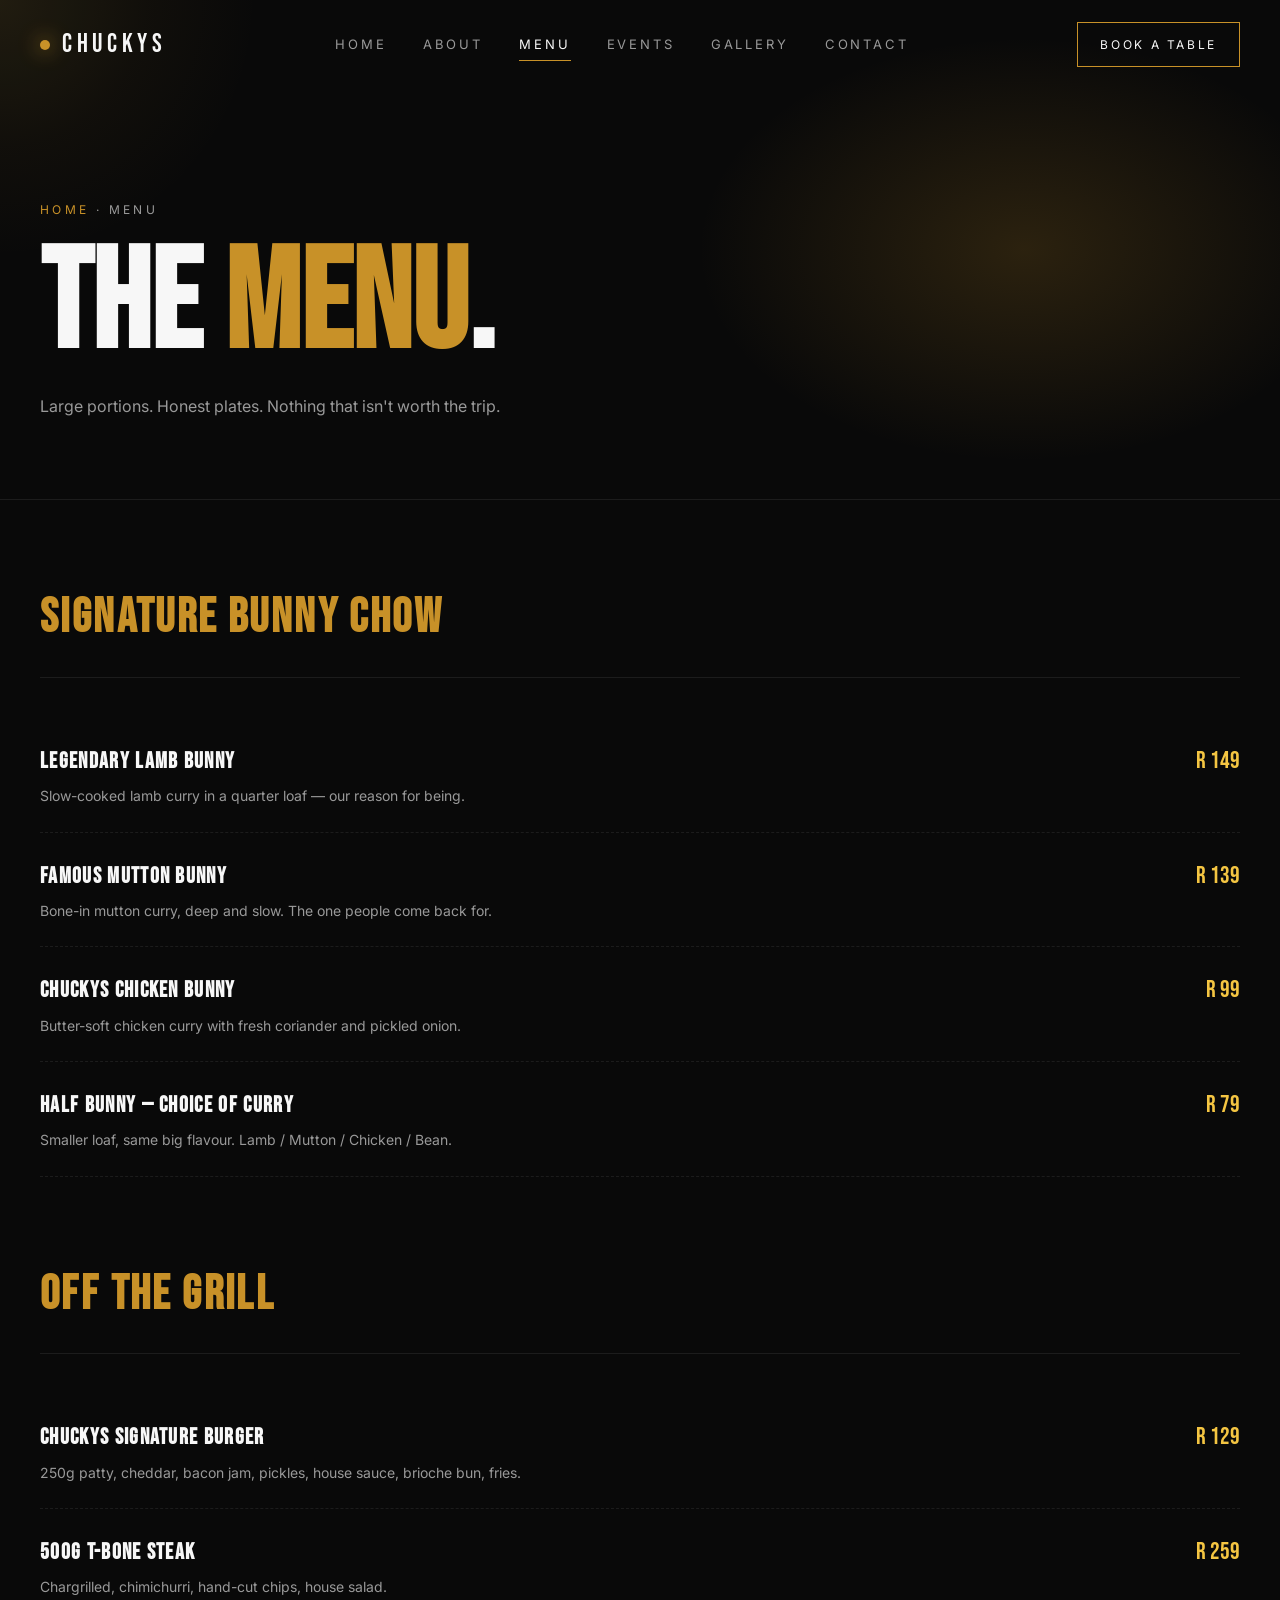
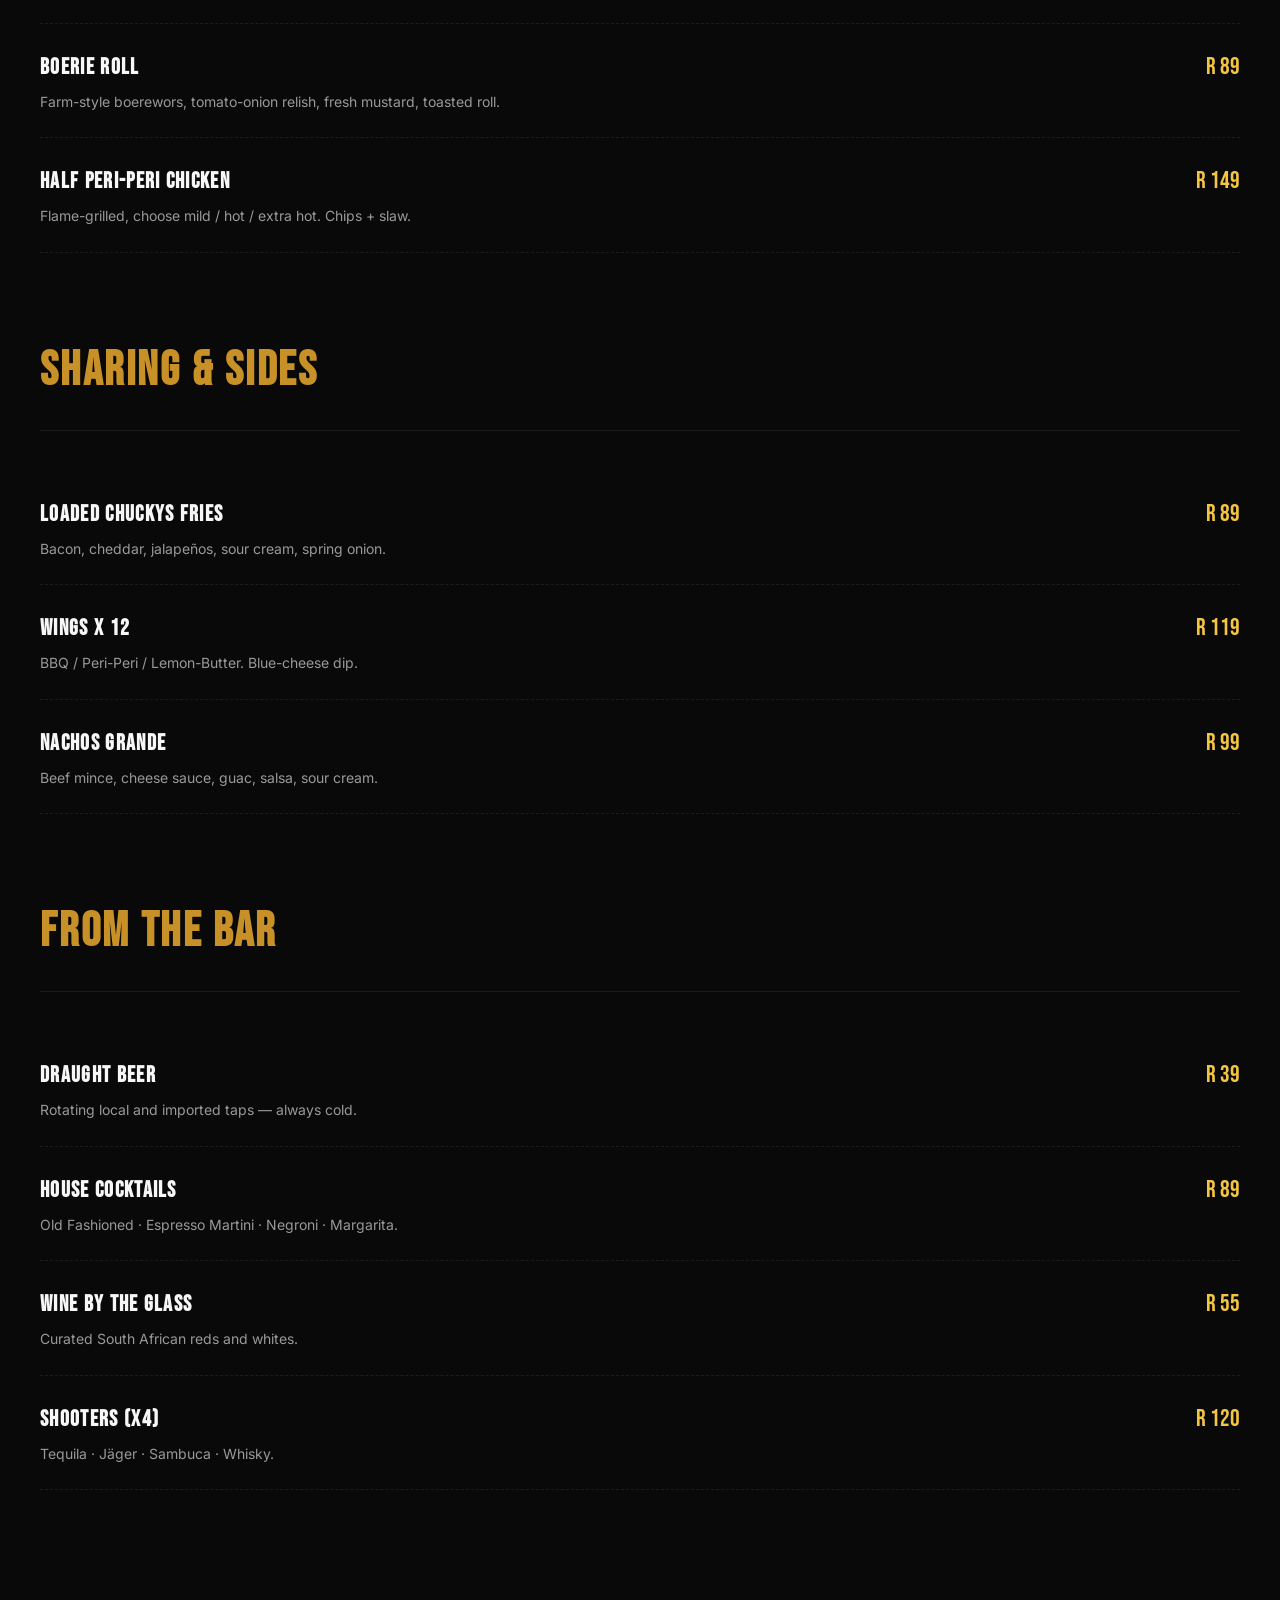
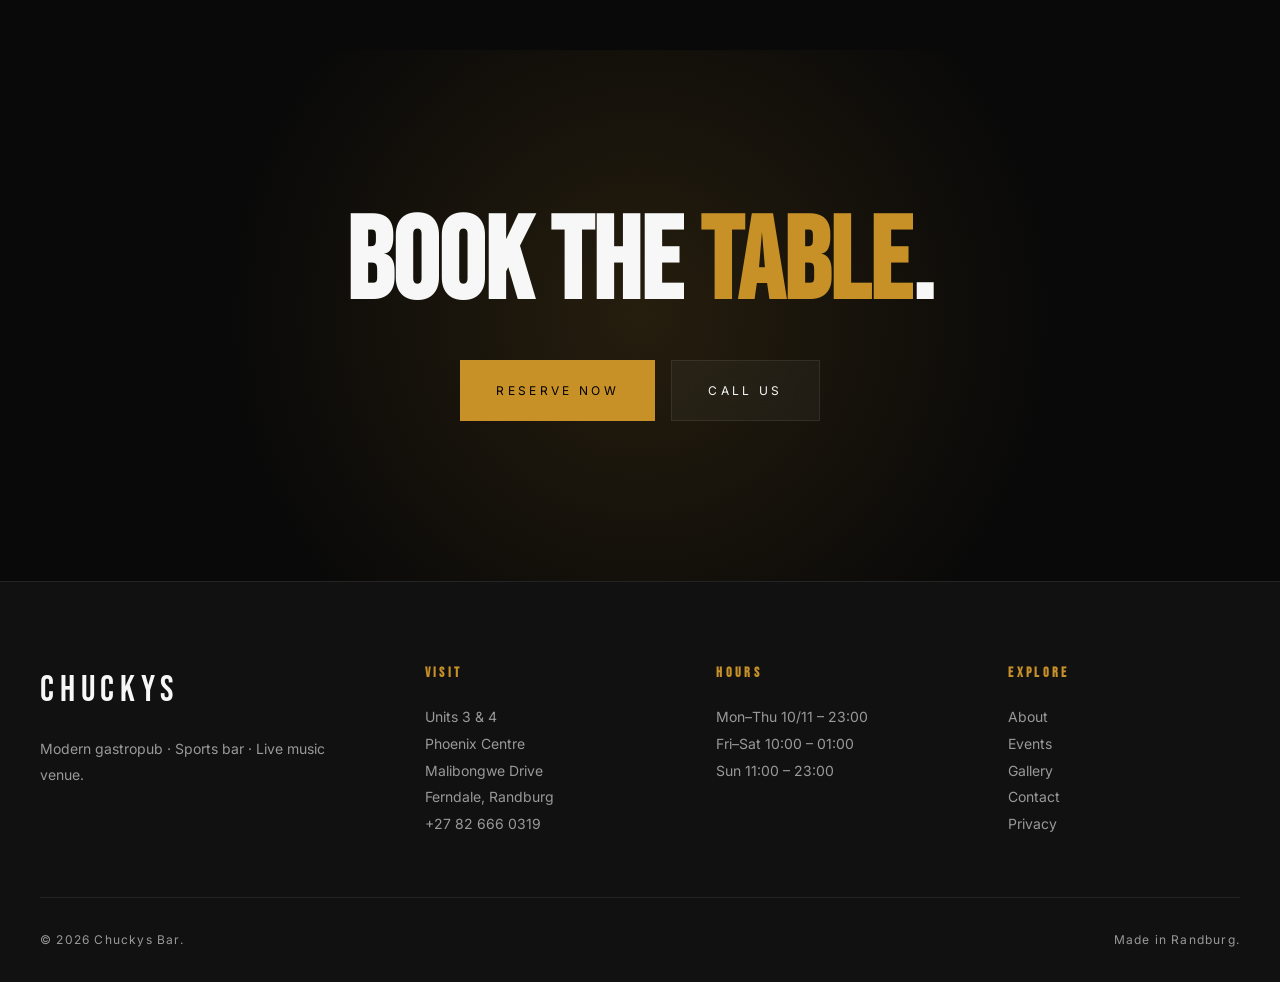
<file: menu.html>
<!DOCTYPE html>
<html lang="en">
<head>
<meta charset="UTF-8" />
<meta name="viewport" content="width=device-width,initial-scale=1" />
<title>Menu — Chuckys Bar | Legendary Bunny Chow & Pub Classics</title>
<meta name="description" content="Explore the Chuckys Bar menu — legendary lamb & mutton bunny chow, hand-pressed burgers, sharing plates, cold draughts and craft cocktails." />
<link rel="icon" type="image/svg+xml" href="favicon.svg" />
<link rel="preconnect" href="https://fonts.googleapis.com">
<link rel="preconnect" href="https://fonts.gstatic.com" crossorigin>
<link href="https://fonts.googleapis.com/css2?family=Bebas+Neue&family=Inter:wght@300;400;500;600&display=swap" rel="stylesheet">
<link rel="stylesheet" href="css/styles.css" />
</head>
<body>
<div class="cursor-glow"></div>
<header class="nav">
  <a href="index.html" class="brand"><span class="brand-dot"></span>CHUCKYS</a>
  <nav class="nav-links"><a href="index.html">Home</a><a href="about.html">About</a><a href="menu.html">Menu</a><a href="events.html">Events</a><a href="gallery.html">Gallery</a><a href="contact.html">Contact</a></nav>
  <a href="contact.html" class="nav-cta">Book a Table</a>
  <button class="hamburger"><span></span><span></span><span></span></button>
</header>
<div class="mobile-menu"><a href="index.html">Home</a><a href="about.html">About</a><a href="menu.html">Menu</a><a href="events.html">Events</a><a href="gallery.html">Gallery</a><a href="contact.html">Contact</a></div>

<section class="page-hero">
  <div class="page-hero-inner">
    <div class="crumb"><a href="index.html">Home</a> · Menu</div>
    <h1>The <em>menu</em>.</h1>
    <p style="color:var(--muted);max-width:60ch;margin-top:24px">Large portions. Honest plates. Nothing that isn't worth the trip.</p>
  </div>
</section>

<section class="menu-section">
  <div class="container">
    <div class="menu-cat reveal">
      <h3>Signature Bunny Chow</h3>
      <div class="menu-item"><div><h4>Legendary Lamb Bunny</h4><p>Slow-cooked lamb curry in a quarter loaf — our reason for being.</p></div><div class="price">R 149</div></div>
      <div class="menu-item"><div><h4>Famous Mutton Bunny</h4><p>Bone-in mutton curry, deep and slow. The one people come back for.</p></div><div class="price">R 139</div></div>
      <div class="menu-item"><div><h4>Chuckys Chicken Bunny</h4><p>Butter-soft chicken curry with fresh coriander and pickled onion.</p></div><div class="price">R 99</div></div>
      <div class="menu-item"><div><h4>Half Bunny — Choice of Curry</h4><p>Smaller loaf, same big flavour. Lamb / Mutton / Chicken / Bean.</p></div><div class="price">R 79</div></div>
    </div>

    <div class="menu-cat reveal">
      <h3>Off the Grill</h3>
      <div class="menu-item"><div><h4>Chuckys Signature Burger</h4><p>250g patty, cheddar, bacon jam, pickles, house sauce, brioche bun, fries.</p></div><div class="price">R 129</div></div>
      <div class="menu-item"><div><h4>500g T-Bone Steak</h4><p>Chargrilled, chimichurri, hand-cut chips, house salad.</p></div><div class="price">R 259</div></div>
      <div class="menu-item"><div><h4>Boerie Roll</h4><p>Farm-style boerewors, tomato-onion relish, fresh mustard, toasted roll.</p></div><div class="price">R 89</div></div>
      <div class="menu-item"><div><h4>Half Peri-Peri Chicken</h4><p>Flame-grilled, choose mild / hot / extra hot. Chips + slaw.</p></div><div class="price">R 149</div></div>
    </div>

    <div class="menu-cat reveal">
      <h3>Sharing & Sides</h3>
      <div class="menu-item"><div><h4>Loaded Chuckys Fries</h4><p>Bacon, cheddar, jalapeños, sour cream, spring onion.</p></div><div class="price">R 89</div></div>
      <div class="menu-item"><div><h4>Wings x 12</h4><p>BBQ / Peri-Peri / Lemon-Butter. Blue-cheese dip.</p></div><div class="price">R 119</div></div>
      <div class="menu-item"><div><h4>Nachos Grande</h4><p>Beef mince, cheese sauce, guac, salsa, sour cream.</p></div><div class="price">R 99</div></div>
    </div>

    <div class="menu-cat reveal">
      <h3>From the Bar</h3>
      <div class="menu-item"><div><h4>Draught Beer</h4><p>Rotating local and imported taps — always cold.</p></div><div class="price">R 39</div></div>
      <div class="menu-item"><div><h4>House Cocktails</h4><p>Old Fashioned · Espresso Martini · Negroni · Margarita.</p></div><div class="price">R 89</div></div>
      <div class="menu-item"><div><h4>Wine by the Glass</h4><p>Curated South African reds and whites.</p></div><div class="price">R 55</div></div>
      <div class="menu-item"><div><h4>Shooters (x4)</h4><p>Tequila · Jäger · Sambuca · Whisky.</p></div><div class="price">R 120</div></div>
    </div>
  </div>
</section>

<section class="cta">
  <h2>Book the <em>table</em>.</h2>
  <div class="contact-row"><a href="contact.html" class="btn btn-primary">Reserve Now</a><a href="tel:+27826660319" class="btn btn-ghost">Call Us</a></div>
</section>

<footer>
  <div class="foot-grid">
    <div><span class="foot-brand">CHUCKYS</span><p>Modern gastropub · Sports bar · Live music venue.</p></div>
    <div><h5>Visit</h5><p>Units 3 & 4<br/>Phoenix Centre<br/>Malibongwe Drive<br/>Ferndale, Randburg</p><p><a href="tel:+27826660319">+27 82 666 0319</a></p></div>
    <div><h5>Hours</h5><ul><li>Mon–Thu 10/11 – 23:00</li><li>Fri–Sat 10:00 – 01:00</li><li>Sun 11:00 – 23:00</li></ul></div>
    <div><h5>Explore</h5><ul><li><a href="about.html">About</a></li><li><a href="events.html">Events</a></li><li><a href="gallery.html">Gallery</a></li><li><a href="contact.html">Contact</a></li><li><a href="privacy.html">Privacy</a></li></ul></div>
  </div>
  <div class="foot-bottom"><span>© <span id="yr"></span> Chuckys Bar.</span><span>Made in Randburg.</span></div>
</footer>
<script>document.getElementById('yr').textContent=new Date().getFullYear()</script>
<script src="js/main.js"></script>
</body></html>
</file>
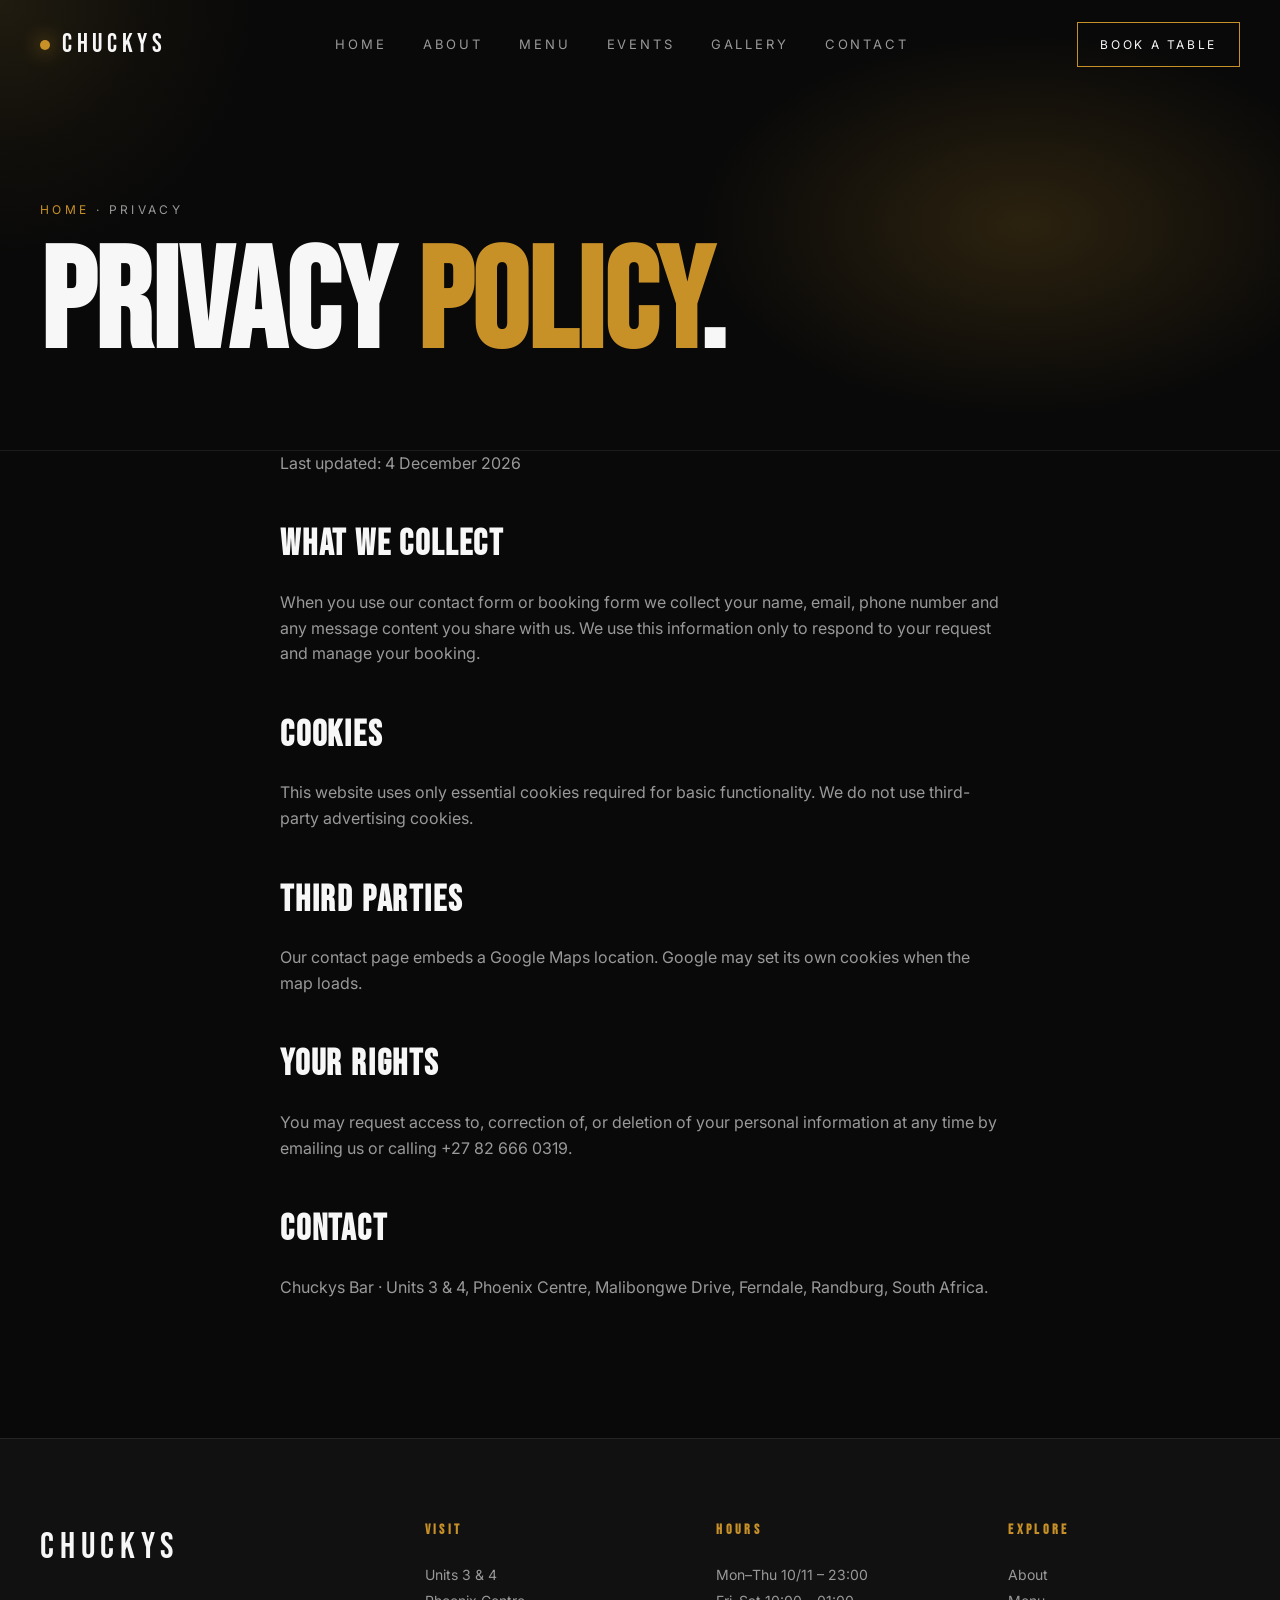
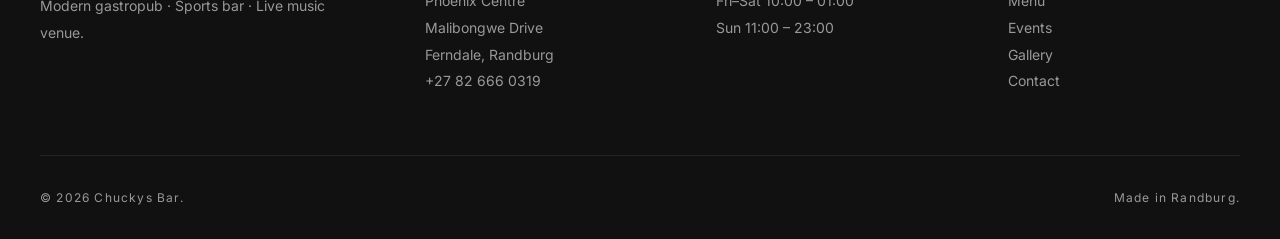
<file: privacy.html>
<!DOCTYPE html>
<html lang="en">
<head>
<meta charset="UTF-8" />
<meta name="viewport" content="width=device-width,initial-scale=1" />
<title>Privacy Policy — Chuckys Bar</title>
<meta name="description" content="Privacy policy for Chuckys Bar." />
<link rel="icon" type="image/svg+xml" href="favicon.svg" />
<link rel="preconnect" href="https://fonts.googleapis.com">
<link rel="preconnect" href="https://fonts.gstatic.com" crossorigin>
<link href="https://fonts.googleapis.com/css2?family=Bebas+Neue&family=Inter:wght@300;400;500;600&display=swap" rel="stylesheet">
<link rel="stylesheet" href="css/styles.css" />
</head>
<body>
<div class="cursor-glow"></div>
<header class="nav">
  <a href="index.html" class="brand"><span class="brand-dot"></span>CHUCKYS</a>
  <nav class="nav-links"><a href="index.html">Home</a><a href="about.html">About</a><a href="menu.html">Menu</a><a href="events.html">Events</a><a href="gallery.html">Gallery</a><a href="contact.html">Contact</a></nav>
  <a href="contact.html" class="nav-cta">Book a Table</a>
  <button class="hamburger"><span></span><span></span><span></span></button>
</header>
<div class="mobile-menu"><a href="index.html">Home</a><a href="about.html">About</a><a href="menu.html">Menu</a><a href="events.html">Events</a><a href="gallery.html">Gallery</a><a href="contact.html">Contact</a></div>

<section class="page-hero">
  <div class="page-hero-inner">
    <div class="crumb"><a href="index.html">Home</a> · Privacy</div>
    <h1>Privacy <em>Policy</em>.</h1>
  </div>
</section>

<div class="prose">
  <p>Last updated: <span id="upd"></span></p>
  <h2>What we collect</h2>
  <p>When you use our contact form or booking form we collect your name, email, phone number and any message content you share with us. We use this information only to respond to your request and manage your booking.</p>
  <h2>Cookies</h2>
  <p>This website uses only essential cookies required for basic functionality. We do not use third-party advertising cookies.</p>
  <h2>Third parties</h2>
  <p>Our contact page embeds a Google Maps location. Google may set its own cookies when the map loads.</p>
  <h2>Your rights</h2>
  <p>You may request access to, correction of, or deletion of your personal information at any time by emailing us or calling +27 82 666 0319.</p>
  <h2>Contact</h2>
  <p>Chuckys Bar · Units 3 & 4, Phoenix Centre, Malibongwe Drive, Ferndale, Randburg, South Africa.</p>
</div>

<footer>
  <div class="foot-grid">
    <div><span class="foot-brand">CHUCKYS</span><p>Modern gastropub · Sports bar · Live music venue.</p></div>
    <div><h5>Visit</h5><p>Units 3 & 4<br/>Phoenix Centre<br/>Malibongwe Drive<br/>Ferndale, Randburg</p><p><a href="tel:+27826660319">+27 82 666 0319</a></p></div>
    <div><h5>Hours</h5><ul><li>Mon–Thu 10/11 – 23:00</li><li>Fri–Sat 10:00 – 01:00</li><li>Sun 11:00 – 23:00</li></ul></div>
    <div><h5>Explore</h5><ul><li><a href="about.html">About</a></li><li><a href="menu.html">Menu</a></li><li><a href="events.html">Events</a></li><li><a href="gallery.html">Gallery</a></li><li><a href="contact.html">Contact</a></li></ul></div>
  </div>
  <div class="foot-bottom"><span>© <span id="yr"></span> Chuckys Bar.</span><span>Made in Randburg.</span></div>
</footer>
<script>document.getElementById('yr').textContent=new Date().getFullYear();document.getElementById('upd').textContent=new Date().toLocaleDateString('en-ZA',{year:'numeric',month:'long',day:'numeric'})</script>
<script src="js/main.js"></script>
</body></html>
</file>
<file: css/styles.css>
/* CHUCKYS BAR — handcrafted vanilla CSS */
:root{
  --bg:#090909;
  --surface:#111111;
  --surface-2:#161616;
  --accent:#C89128;
  --highlight:#F4C542;
  --white:#F7F7F7;
  --muted:#999999;
  --line:rgba(247,247,247,.08);
  --glass:rgba(255,255,255,.04);
  --shadow-amber:0 20px 60px -20px rgba(200,145,40,.35);
  --font-display:'Bebas Neue','Oswald',Impact,sans-serif;
  --font-body:'Inter','Helvetica Neue',Arial,sans-serif;
  --ease:cubic-bezier(.2,.7,.2,1);
}
*{box-sizing:border-box;margin:0;padding:0}
html,body{background:var(--bg);color:var(--white);font-family:var(--font-body);-webkit-font-smoothing:antialiased;font-size:16px;line-height:1.6}
html{scroll-behavior:smooth}
body{overflow-x:hidden}
img{max-width:100%;display:block}
a{color:inherit;text-decoration:none}
button{font:inherit;color:inherit;background:none;border:0;cursor:pointer}
::selection{background:var(--accent);color:#000}

/* ---------- Cursor glow ---------- */
.cursor-glow{position:fixed;top:0;left:0;width:520px;height:520px;pointer-events:none;transform:translate(-50%,-50%);background:radial-gradient(circle,rgba(244,197,66,.10),rgba(200,145,40,.04) 40%,transparent 70%);z-index:1;mix-blend-mode:screen;transition:opacity .4s}
@media (hover:none){.cursor-glow{display:none}}

/* ---------- Loader ---------- */
.loader{position:fixed;inset:0;background:var(--bg);z-index:9999;display:flex;align-items:center;justify-content:center;transition:opacity .8s var(--ease),visibility .8s}
.loader.hidden{opacity:0;visibility:hidden}
.loader-mark{font-family:var(--font-display);font-size:clamp(48px,10vw,120px);letter-spacing:.08em;color:var(--white);position:relative;overflow:hidden}
.loader-mark span{display:inline-block;transform:translateY(110%);animation:rise .9s var(--ease) forwards}
.loader-mark span:nth-child(2){animation-delay:.05s}
.loader-mark span:nth-child(3){animation-delay:.1s}
.loader-mark span:nth-child(4){animation-delay:.15s}
.loader-mark span:nth-child(5){animation-delay:.2s}
.loader-mark span:nth-child(6){animation-delay:.25s}
.loader-mark span:nth-child(7){animation-delay:.3s}
@keyframes rise{to{transform:translateY(0)}}
.loader-bar{position:absolute;bottom:0;left:0;height:2px;background:linear-gradient(90deg,var(--accent),var(--highlight));width:0;animation:load 1.2s var(--ease) forwards}
@keyframes load{to{width:100%}}

/* ---------- Nav ---------- */
.nav{position:fixed;top:0;left:0;right:0;z-index:100;padding:22px 40px;display:flex;align-items:center;justify-content:space-between;transition:background .4s,padding .4s,border .4s;border-bottom:1px solid transparent}
.nav.scrolled{background:rgba(9,9,9,.72);backdrop-filter:blur(18px);-webkit-backdrop-filter:blur(18px);padding:14px 40px;border-bottom-color:var(--line)}
.brand{display:flex;align-items:center;gap:12px;font-family:var(--font-display);font-size:26px;letter-spacing:.18em;position:relative;z-index:2}
.brand-dot{width:10px;height:10px;border-radius:50%;background:var(--accent);box-shadow:0 0 20px var(--accent);animation:pulse 2.4s var(--ease) infinite}
@keyframes pulse{0%,100%{opacity:1;transform:scale(1)}50%{opacity:.6;transform:scale(.85)}}
.nav-links{display:flex;gap:36px;align-items:center}
.nav-links a{font-size:13px;letter-spacing:.22em;text-transform:uppercase;color:var(--muted);position:relative;padding:6px 0;transition:color .3s}
.nav-links a::after{content:'';position:absolute;left:0;bottom:0;width:0;height:1px;background:var(--accent);transition:width .4s var(--ease)}
.nav-links a:hover,.nav-links a.active{color:var(--white)}
.nav-links a:hover::after,.nav-links a.active::after{width:100%}
.nav-cta{display:inline-flex;align-items:center;gap:10px;padding:12px 22px;border:1px solid var(--accent);color:var(--white);font-size:12px;letter-spacing:.22em;text-transform:uppercase;position:relative;overflow:hidden;transition:color .3s}
.nav-cta::before{content:'';position:absolute;inset:0;background:var(--accent);transform:translateY(101%);transition:transform .4s var(--ease);z-index:-1}
.nav-cta:hover{color:#000}
.nav-cta:hover::before{transform:translateY(0)}

.hamburger{display:none;width:40px;height:40px;position:relative;z-index:2}
.hamburger span{position:absolute;left:8px;right:8px;height:2px;background:var(--white);transition:.3s var(--ease)}
.hamburger span:nth-child(1){top:14px}
.hamburger span:nth-child(2){top:20px}
.hamburger span:nth-child(3){top:26px}
.hamburger.open span:nth-child(1){top:20px;transform:rotate(45deg)}
.hamburger.open span:nth-child(2){opacity:0}
.hamburger.open span:nth-child(3){top:20px;transform:rotate(-45deg)}

.mobile-menu{position:fixed;inset:0;background:var(--bg);z-index:99;display:flex;flex-direction:column;align-items:center;justify-content:center;gap:28px;opacity:0;visibility:hidden;transition:.5s var(--ease)}
.mobile-menu.open{opacity:1;visibility:visible}
.mobile-menu a{font-family:var(--font-display);font-size:44px;letter-spacing:.1em;color:var(--white);opacity:0;transform:translateY(20px);transition:.6s var(--ease)}
.mobile-menu.open a{opacity:1;transform:translateY(0)}
.mobile-menu.open a:nth-child(1){transition-delay:.15s}
.mobile-menu.open a:nth-child(2){transition-delay:.2s}
.mobile-menu.open a:nth-child(3){transition-delay:.25s}
.mobile-menu.open a:nth-child(4){transition-delay:.3s}
.mobile-menu.open a:nth-child(5){transition-delay:.35s}
.mobile-menu.open a:nth-child(6){transition-delay:.4s}

/* ---------- Hero ---------- */
.hero{position:relative;height:100vh;min-height:720px;overflow:hidden;display:flex;align-items:flex-end;padding:0 40px 80px}
.hero-media{position:absolute;inset:0;overflow:hidden}
.hero-media img{width:100%;height:100%;object-fit:cover;transform:scale(1.1);filter:brightness(.65) contrast(1.05)}
.hero-media::after{content:'';position:absolute;inset:0;background:linear-gradient(180deg,rgba(9,9,9,.55) 0%,rgba(9,9,9,.2) 40%,rgba(9,9,9,.95) 100%),radial-gradient(ellipse at 70% 40%,rgba(200,145,40,.18),transparent 60%)}
.smoke{position:absolute;inset:0;pointer-events:none;background:radial-gradient(circle at 20% 80%,rgba(200,145,40,.08),transparent 40%),radial-gradient(circle at 80% 20%,rgba(244,197,66,.06),transparent 40%);mix-blend-mode:screen;animation:drift 20s ease-in-out infinite alternate}
@keyframes drift{to{transform:translate(-4%,3%) scale(1.05)}}
.hero-inner{position:relative;z-index:2;width:100%;max-width:1400px;margin:0 auto}
.eyebrow{display:inline-flex;align-items:center;gap:14px;font-size:12px;letter-spacing:.35em;text-transform:uppercase;color:var(--accent);margin-bottom:28px}
.eyebrow::before{content:'';width:36px;height:1px;background:var(--accent)}
.hero h1{font-family:var(--font-display);font-weight:400;font-size:clamp(56px,10vw,180px);line-height:.9;letter-spacing:-.01em;text-transform:uppercase;max-width:14ch}
.hero h1 .line{display:block;overflow:hidden}
.hero h1 .line span{display:inline-block;transform:translateY(110%);animation:rise 1s var(--ease) forwards;animation-delay:.5s}
.hero h1 .line:nth-child(2) span{animation-delay:.65s}
.hero h1 .line:nth-child(3) span{animation-delay:.8s}
.hero h1 em{font-style:normal;color:var(--accent);position:relative}
.hero-sub{margin-top:32px;max-width:520px;color:var(--muted);font-size:16px;opacity:0;transform:translateY(20px);animation:fadeUp 1s var(--ease) 1.1s forwards}
.hero-actions{margin-top:44px;display:flex;gap:16px;flex-wrap:wrap;opacity:0;transform:translateY(20px);animation:fadeUp 1s var(--ease) 1.3s forwards}
@keyframes fadeUp{to{opacity:1;transform:none}}

.btn{position:relative;display:inline-flex;align-items:center;gap:12px;padding:20px 36px;font-size:12px;letter-spacing:.28em;text-transform:uppercase;overflow:hidden;transition:transform .3s var(--ease)}
.btn svg{width:14px;height:14px;transition:transform .3s var(--ease)}
.btn:hover svg{transform:translateX(4px)}
.btn-primary{background:var(--accent);color:#000}
.btn-primary::after{content:'';position:absolute;inset:0;background:var(--highlight);transform:translateX(-101%);transition:transform .5s var(--ease);z-index:-1}
.btn-primary:hover::after{transform:translateX(0)}
.btn-ghost{border:1px solid var(--line);color:var(--white);background:var(--glass);backdrop-filter:blur(12px);-webkit-backdrop-filter:blur(12px)}
.btn-ghost:hover{border-color:var(--accent)}

.scroll-ind{position:absolute;bottom:36px;left:50%;transform:translateX(-50%);z-index:3;display:flex;flex-direction:column;align-items:center;gap:12px;color:var(--muted);font-size:11px;letter-spacing:.3em;text-transform:uppercase}
.scroll-ind .track{width:1px;height:56px;background:var(--line);position:relative;overflow:hidden}
.scroll-ind .track::after{content:'';position:absolute;top:-50%;left:0;width:100%;height:50%;background:var(--accent);animation:scrollDot 2s var(--ease) infinite}
@keyframes scrollDot{to{top:100%}}

.hero-marquee{position:absolute;bottom:0;left:0;right:0;padding:20px 0;border-top:1px solid var(--line);border-bottom:1px solid var(--line);background:rgba(9,9,9,.6);backdrop-filter:blur(10px);-webkit-backdrop-filter:blur(10px);overflow:hidden;z-index:3;display:none}

/* ---------- Section base ---------- */
section{position:relative}
.container{max-width:1400px;margin:0 auto;padding:120px 40px}
.section-head{display:flex;justify-content:space-between;align-items:flex-end;gap:40px;margin-bottom:80px;flex-wrap:wrap}
.section-head h2{font-family:var(--font-display);font-weight:400;font-size:clamp(44px,7vw,110px);line-height:.95;text-transform:uppercase;letter-spacing:-.005em;max-width:14ch}
.section-head h2 em{font-style:normal;color:var(--accent)}
.section-head .lead{max-width:420px;color:var(--muted)}

.reveal{opacity:0;transform:translateY(40px);transition:opacity 1s var(--ease),transform 1s var(--ease)}
.reveal.in{opacity:1;transform:none}
.reveal-stagger>*{opacity:0;transform:translateY(30px);transition:opacity .9s var(--ease),transform .9s var(--ease)}
.reveal-stagger.in>*{opacity:1;transform:none}
.reveal-stagger.in>*:nth-child(2){transition-delay:.08s}
.reveal-stagger.in>*:nth-child(3){transition-delay:.16s}
.reveal-stagger.in>*:nth-child(4){transition-delay:.24s}
.reveal-stagger.in>*:nth-child(5){transition-delay:.32s}
.reveal-stagger.in>*:nth-child(6){transition-delay:.4s}

/* ---------- About ---------- */
.about{background:var(--bg);border-top:1px solid var(--line)}
.about-grid{display:grid;grid-template-columns:1.1fr .9fr;gap:80px;align-items:center}
.about-copy p{color:var(--muted);margin-bottom:20px;font-size:17px}
.about-copy p strong{color:var(--white);font-weight:500}
.stats{margin-top:48px;display:grid;grid-template-columns:repeat(3,1fr);gap:32px}
.stats .stat{border-top:1px solid var(--line);padding-top:20px}
.stats .num{font-family:var(--font-display);font-size:56px;color:var(--accent);line-height:1}
.stats .label{font-size:11px;letter-spacing:.24em;text-transform:uppercase;color:var(--muted);margin-top:8px}
.about-media{position:relative;aspect-ratio:4/5;overflow:hidden}
.about-media img{width:100%;height:100%;object-fit:cover;transition:transform 1.4s var(--ease)}
.about-media:hover img{transform:scale(1.06)}
.about-media::after{content:'';position:absolute;inset:0;background:linear-gradient(180deg,transparent 50%,rgba(9,9,9,.7));pointer-events:none}
.about-media .tag{position:absolute;left:24px;bottom:24px;font-family:var(--font-display);font-size:20px;letter-spacing:.16em;z-index:2}

/* ---------- Signature dish ---------- */
.signature{background:linear-gradient(180deg,var(--bg),var(--surface));overflow:hidden}
.sig-grid{display:grid;grid-template-columns:1fr 1fr;gap:80px;align-items:center}
.sig-media{position:relative;aspect-ratio:1/1;overflow:hidden;border-radius:2px;box-shadow:var(--shadow-amber)}
.sig-media img{width:100%;height:100%;object-fit:cover;transition:transform 1.4s var(--ease)}
.sig-media:hover img{transform:scale(1.06)}
.sig-label{position:absolute;top:24px;left:24px;padding:8px 14px;background:var(--glass);backdrop-filter:blur(12px);-webkit-backdrop-filter:blur(12px);border:1px solid var(--line);font-size:11px;letter-spacing:.24em;text-transform:uppercase;color:var(--highlight)}
.sig-copy h3{font-family:var(--font-display);font-size:clamp(40px,5vw,72px);line-height:1;text-transform:uppercase;margin-bottom:24px}
.sig-copy .price{font-family:var(--font-display);font-size:32px;color:var(--accent);margin:16px 0}
.sig-list{margin-top:32px;list-style:none;display:grid;gap:14px}
.sig-list li{display:flex;justify-content:space-between;padding:14px 0;border-bottom:1px solid var(--line);font-size:15px}
.sig-list li span:last-child{color:var(--accent);font-family:var(--font-display);font-size:18px;letter-spacing:.05em}

/* ---------- Events ---------- */
.events{background:var(--surface)}
.events-grid{display:grid;grid-template-columns:repeat(4,1fr);gap:20px}
.event{position:relative;padding:32px;border:1px solid var(--line);background:var(--surface-2);overflow:hidden;transition:transform .5s var(--ease),border-color .5s}
.event::before{content:'';position:absolute;inset:0;background:radial-gradient(circle at var(--mx,50%) var(--my,50%),rgba(200,145,40,.14),transparent 60%);opacity:0;transition:opacity .4s}
.event:hover{transform:translateY(-6px);border-color:var(--accent)}
.event:hover::before{opacity:1}
.event .day{font-family:var(--font-display);font-size:56px;color:var(--accent);line-height:1}
.event h4{font-family:var(--font-display);font-size:24px;text-transform:uppercase;letter-spacing:.05em;margin:16px 0 8px}
.event p{color:var(--muted);font-size:14px}
.event .time{margin-top:24px;font-size:11px;letter-spacing:.24em;text-transform:uppercase;color:var(--highlight)}

/* ---------- Gallery ---------- */
.gallery{background:var(--bg)}
.gallery-grid{display:grid;grid-template-columns:repeat(12,1fr);grid-auto-rows:120px;gap:12px}
.gallery-item{position:relative;overflow:hidden;cursor:pointer}
.gallery-item img{width:100%;height:100%;object-fit:cover;transition:transform 1.2s var(--ease),filter .6s}
.gallery-item::after{content:'';position:absolute;inset:0;background:linear-gradient(180deg,transparent 60%,rgba(9,9,9,.7));opacity:.6;transition:.4s}
.gallery-item:hover img{transform:scale(1.08)}
.gallery-item:hover::after{opacity:.2}
.g1{grid-column:span 5;grid-row:span 3}
.g2{grid-column:span 4;grid-row:span 2}
.g3{grid-column:span 3;grid-row:span 2}
.g4{grid-column:span 4;grid-row:span 3}
.g5{grid-column:span 3;grid-row:span 3}
.g6{grid-column:span 5;grid-row:span 2}

/* ---------- Hours + Location ---------- */
.hours{background:var(--surface)}
.hours-grid{display:grid;grid-template-columns:1fr 1fr;gap:80px}
.hours-list{list-style:none;display:grid;gap:2px}
.hours-list li{display:flex;justify-content:space-between;padding:22px 0;border-bottom:1px solid var(--line);font-size:16px;transition:padding-left .3s var(--ease)}
.hours-list li:hover{padding-left:12px}
.hours-list li.today{color:var(--accent)}
.hours-list li .day{font-family:var(--font-display);font-size:22px;letter-spacing:.08em}
.hours-list li .time{font-variant-numeric:tabular-nums;color:var(--muted)}
.hours-list li.today .time{color:var(--highlight)}
.map-wrap{position:relative;aspect-ratio:1/1;background:var(--surface-2);overflow:hidden;border:1px solid var(--line)}
.map-wrap iframe{width:100%;height:100%;border:0;filter:grayscale(1) invert(.92) contrast(.85)}

/* ---------- Contact / CTA ---------- */
.cta{background:var(--bg);text-align:center;padding:160px 40px;position:relative;overflow:hidden}
.cta::before{content:'';position:absolute;inset:0;background:radial-gradient(circle at 50% 50%,rgba(200,145,40,.15),transparent 60%);animation:pulseGlow 6s ease-in-out infinite}
@keyframes pulseGlow{50%{opacity:.5}}
.cta h2{position:relative;font-family:var(--font-display);font-size:clamp(48px,9vw,140px);line-height:.95;text-transform:uppercase;margin-bottom:32px}
.cta h2 em{font-style:normal;color:var(--accent)}
.cta .contact-row{position:relative;margin-top:40px;display:flex;justify-content:center;gap:16px;flex-wrap:wrap}

/* ---------- Footer ---------- */
footer{background:var(--surface);border-top:1px solid var(--line);padding:80px 40px 32px}
.foot-grid{max-width:1400px;margin:0 auto;display:grid;grid-template-columns:1.4fr 1fr 1fr 1fr;gap:60px;padding-bottom:60px;border-bottom:1px solid var(--line)}
.foot-grid h5{font-family:var(--font-display);font-size:14px;letter-spacing:.24em;text-transform:uppercase;color:var(--accent);margin-bottom:20px}
.foot-grid p,.foot-grid a,.foot-grid li{color:var(--muted);font-size:14px;line-height:1.9}
.foot-grid a:hover{color:var(--white)}
.foot-grid ul{list-style:none}
.foot-brand{font-family:var(--font-display);font-size:36px;letter-spacing:.16em;color:var(--white);margin-bottom:16px;display:block}
.socials{display:flex;gap:12px;margin-top:20px}
.socials a{width:40px;height:40px;border:1px solid var(--line);display:inline-flex;align-items:center;justify-content:center;transition:.3s}
.socials a:hover{border-color:var(--accent);color:var(--accent)}
.socials svg{width:16px;height:16px}
.foot-bottom{max-width:1400px;margin:32px auto 0;display:flex;justify-content:space-between;color:var(--muted);font-size:12px;letter-spacing:.1em;flex-wrap:wrap;gap:12px}

/* ---------- Page hero (subpages) ---------- */
.page-hero{padding:200px 40px 80px;background:var(--bg);border-bottom:1px solid var(--line);position:relative;overflow:hidden}
.page-hero::before{content:'';position:absolute;top:0;right:-10%;width:60%;height:100%;background:radial-gradient(ellipse at center,rgba(200,145,40,.18),transparent 60%)}
.page-hero-inner{max-width:1400px;margin:0 auto;position:relative;z-index:2}
.page-hero h1{font-family:var(--font-display);font-size:clamp(56px,11vw,180px);line-height:.9;text-transform:uppercase}
.page-hero h1 em{font-style:normal;color:var(--accent)}
.page-hero .crumb{margin-bottom:24px;font-size:12px;letter-spacing:.28em;text-transform:uppercase;color:var(--muted)}
.page-hero .crumb a{color:var(--accent)}

/* ---------- Menu ---------- */
.menu-section{padding:80px 40px}
.menu-section .container{padding:0;max-width:1200px}
.menu-cat{margin-bottom:80px}
.menu-cat h3{font-family:var(--font-display);font-size:48px;text-transform:uppercase;color:var(--accent);border-bottom:1px solid var(--line);padding-bottom:20px;margin-bottom:40px;letter-spacing:.05em}
.menu-item{display:grid;grid-template-columns:1fr auto;gap:24px;padding:24px 0;border-bottom:1px dashed var(--line);align-items:baseline;transition:padding-left .3s}
.menu-item:hover{padding-left:12px}
.menu-item h4{font-family:var(--font-display);font-size:22px;letter-spacing:.06em;text-transform:uppercase;margin-bottom:6px}
.menu-item p{color:var(--muted);font-size:14px;max-width:70ch}
.menu-item .price{font-family:var(--font-display);font-size:24px;color:var(--highlight)}

/* ---------- Contact form ---------- */
.contact-grid{display:grid;grid-template-columns:1fr 1fr;gap:80px}
.contact-info h3{font-family:var(--font-display);font-size:32px;text-transform:uppercase;margin-bottom:24px;letter-spacing:.05em}
.contact-info .info-row{display:flex;gap:18px;padding:20px 0;border-bottom:1px solid var(--line)}
.contact-info .info-row .ic{width:40px;height:40px;flex-shrink:0;border:1px solid var(--accent);color:var(--accent);display:inline-flex;align-items:center;justify-content:center}
.contact-info .info-row .ic svg{width:18px;height:18px}
.contact-info .info-row h5{font-size:12px;letter-spacing:.22em;text-transform:uppercase;color:var(--muted);margin-bottom:6px}
.contact-info .info-row p{color:var(--white)}
form.contact-form{display:grid;gap:20px}
.field{position:relative}
.field label{display:block;font-size:11px;letter-spacing:.24em;text-transform:uppercase;color:var(--muted);margin-bottom:10px}
.field input,.field textarea,.field select{width:100%;background:transparent;border:0;border-bottom:1px solid var(--line);color:var(--white);padding:14px 0;font:inherit;font-size:15px;transition:border-color .3s}
.field textarea{min-height:120px;resize:vertical}
.field input:focus,.field textarea:focus,.field select:focus{outline:none;border-color:var(--accent)}

/* ---------- 404 ---------- */
.notfound{min-height:100vh;display:flex;align-items:center;justify-content:center;text-align:center;padding:40px}
.notfound h1{font-family:var(--font-display);font-size:clamp(120px,24vw,320px);line-height:1;color:var(--accent);text-shadow:0 0 60px rgba(200,145,40,.35)}
.notfound p{color:var(--muted);margin:20px 0 32px}

/* ---------- Prose ---------- */
.prose{max-width:800px;margin:0 auto;padding:0 40px 120px;color:var(--muted)}
.prose h2{font-family:var(--font-display);font-size:36px;color:var(--white);margin:40px 0 16px;text-transform:uppercase;letter-spacing:.05em}
.prose p{margin-bottom:18px;font-size:16px}

/* ---------- Responsive ---------- */
@media (max-width:1024px){
  .container{padding:80px 24px}
  .nav{padding:18px 24px}
  .nav.scrolled{padding:12px 24px}
  .about-grid,.sig-grid,.hours-grid,.contact-grid{grid-template-columns:1fr;gap:48px}
  .events-grid{grid-template-columns:repeat(2,1fr)}
  .foot-grid{grid-template-columns:1fr 1fr;gap:40px}
  .hero{padding:0 24px 80px;min-height:600px}
}
@media (max-width:720px){
  .nav-links,.nav .nav-cta{display:none}
  .hamburger{display:block}
  .events-grid{grid-template-columns:1fr}
  .foot-grid{grid-template-columns:1fr}
  .gallery-grid{grid-template-columns:repeat(6,1fr);grid-auto-rows:100px}
  .g1{grid-column:span 6;grid-row:span 3}
  .g2,.g3,.g4,.g5,.g6{grid-column:span 3;grid-row:span 2}
  .section-head{margin-bottom:48px}
  .cta{padding:100px 24px}
  .page-hero{padding:140px 24px 60px}
  .stats{grid-template-columns:1fr 1fr}
}
</file>
